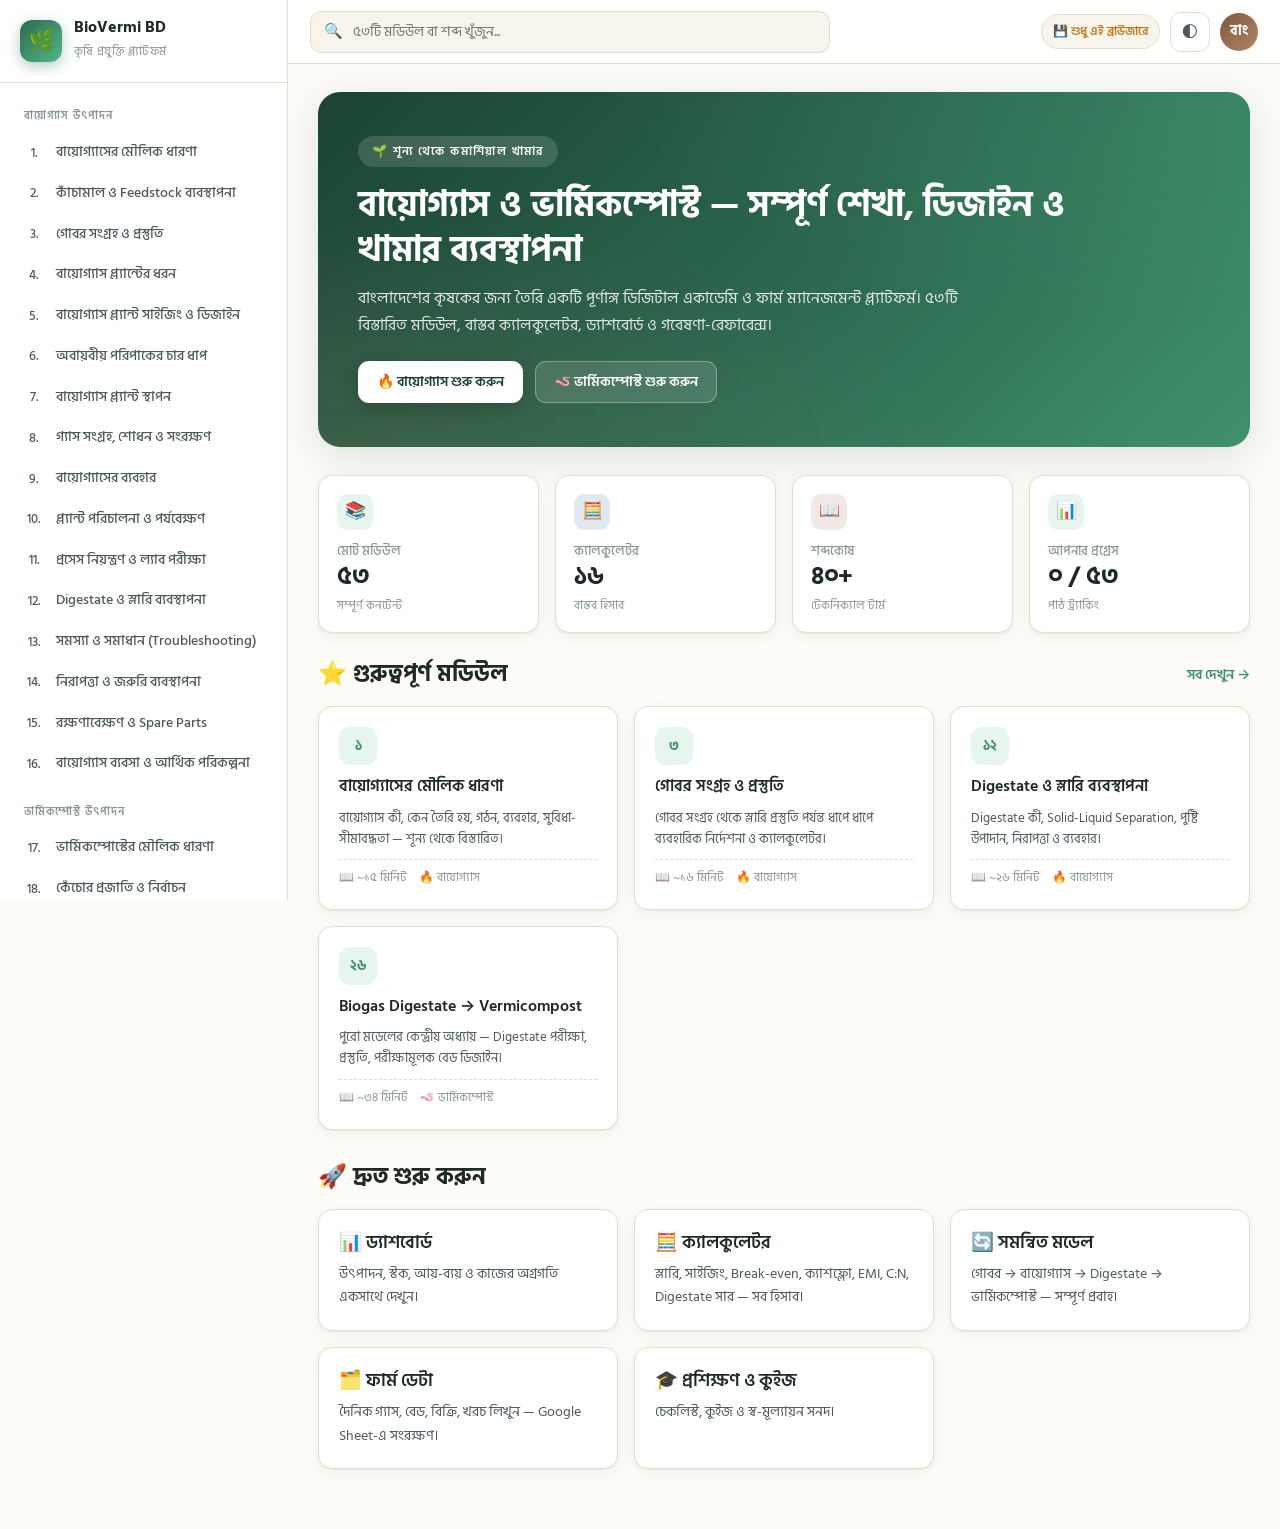
<file: index.html>
<!DOCTYPE html>
<html lang="bn">
<head>
  <meta charset="UTF-8">
  <meta name="viewport" content="width=device-width, initial-scale=1.0">
  <title>BioVermi Bangladesh — সম্পূর্ণ বায়োগ্যাস ও ভার্মিকম্পোস্ট প্ল্যাটফর্ম</title>
  <meta name="description" content="বাংলাদেশের কৃষকদের জন্য শূন্য থেকে বাণিজ্যিক বায়োগ্যাস ও ভার্মিকম্পোস্ট খামার পরিচালনার ডিজিটাল প্ল্যাটফর্ম।">
  
  <!-- ফন্ট ও আইকন (CDN) -->
  <link rel="preconnect" href="https://fonts.googleapis.com">
  <link rel="preconnect" href="https://fonts.gstatic.com" crossorigin>
  <link href="https://fonts.googleapis.com/css2?family=Hind+Siliguri:wght@300;400;500;600;700&family=Inter:wght@400;500;600&display=swap" rel="stylesheet">
  
  <!-- মেইন CSS ফাইল (পরে তৈরি করবেন) -->
  <link rel="stylesheet" href="style.css">
</head>
<body data-page="home">

<div class="app">
  
  <!-- ================= সাইডবার ================= -->
  <aside class="sidebar" id="sidebar">
    <div class="sidebar-brand">
      <div class="brand-mark">🌿</div>
      <div class="brand-text">
        <b>BioVermi BD</b>
        <span>কৃষি প্রযুক্তি প্ল্যাটফর্ম</span>
      </div>
    </div>
    <!-- সাইডবারের মেনু script.js থেকে ডাইনামিকালি লোড হবে -->
    <div class="sidebar-scroll" id="sidebar-nav">
      <!-- JS Placeholder -->
    </div>
  </aside>

  <!-- ================= মূল কন্টেন্ট ================= -->
  <div class="main">
    
    <!-- টপবার -->
    <header class="topbar">
      <button class="icon-btn hamburger" onclick="toggleSidebar()" aria-label="মেনু">☰</button>
      
      <div class="search-wrap">
        <span class="s-ico">🔍</span>
        <input type="text" id="globalSearch" placeholder="৫৩টি মডিউল বা শব্দ খুঁজুন..." autocomplete="off">
        <div class="search-results" id="searchResults">
          <!-- সার্চের ফলাফল JS দিয়ে আসবে -->
        </div>
      </div>

      <div class="topbar-right">
        <button class="icon-btn" onclick="toggleTheme()" title="ডার্ক/লাইট মোড" aria-label="থিম পরিবর্তন">🌓</button>
        <div class="avatar" title="ব্যবহারকারী">বাং</div>
      </div>
    </header>

    <!-- হোম পেজের মূল কন্টেন্ট -->
    <main class="content">
      
      <!-- হিরো সেকশন -->
      <section class="hero">
        <span class="eyebrow">🌱 শূন্য থেকে কমার্শিয়াল খামার</span>
        <h1>বায়োগ্যাস ও ভার্মিকম্পোস্ট — সম্পূর্ণ শেখা, ডিজাইন ও খামার ব্যবস্থাপনা</h1>
        <p>বাংলাদেশের কৃষকের জন্য তৈরি একটি পূর্ণাঙ্গ ডিজিটাল একাডেমি ও ফার্ম ম্যানেজমেন্ট প্ল্যাটফর্ম। ৫৩টি বিস্তারিত মডিউল, বাস্তব ক্যালকুলেটর, ড্যাশবোর্ড ও গবেষণা-রেফারেন্স।</p>
        <div class="hero-actions">
          <a href="biogas.html" class="btn btn-primary">🔥 বায়োগ্যাস শুরু করুন</a>
          <a href="vermicompost.html" class="btn btn-ghost">🪱 ভার্মিকম্পোস্ট শুরু করুন</a>
        </div>
      </section>

      <!-- স্ট্যাটাস কার্ড সমূহ -->
      <div class="grid g4" style="margin-bottom:26px">
        <div class="stat">
          <div class="s-top"><div class="s-ico">📚</div></div>
          <div class="s-label">মোট মডিউল</div>
          <div class="s-value">৫৩</div>
          <div class="s-sub">সম্পূর্ণ কনটেন্ট</div>
        </div>
        <div class="stat info">
          <div class="s-top"><div class="s-ico">🧮</div></div>
          <div class="s-label">ক্যালকুলেটর</div>
          <div class="s-value">১৬</div>
          <div class="s-sub">বাস্তব হিসাব</div>
        </div>
        <div class="stat earth">
          <div class="s-top"><div class="s-ico">📖</div></div>
          <div class="s-label">শব্দকোষ</div>
          <div class="s-value">৪০+</div>
          <div class="s-sub">টেকনিক্যাল টার্ম</div>
        </div>
        <div class="stat">
          <div class="s-top"><div class="s-ico">📊</div></div>
          <div class="s-label">আপনার প্রগ্রেস</div>
          <div class="s-value">০ / ৫৩</div>
          <div class="s-sub">পাঠ ট্র্যাকিং</div>
        </div>
      </div>

      <!-- গুরুত্বপূর্ণ মডিউল সমূহ -->
      <div style="display:flex; justify-content:space-between; align-items:center; margin-bottom:16px;">
        <h2 style="margin:0;">⭐ গুরুত্বপূর্ণ মডিউল</h2>
        <a href="biogas.html" style="font-size:14px; font-weight:600;">সব দেখুন →</a>
      </div>
      
      <div class="mod-grid">
        <!-- মডিউল ১ -->
        <a href="biogas.html?module=b1" class="mod-card">
          <div class="num">১</div>
          <h4>বায়োগ্যাসের মৌলিক ধারণা</h4>
          <p>বায়োগ্যাস কী, কেন তৈরি হয়, গঠন, ব্যবহার, সুবিধা-সীমাবদ্ধতা — শূন্য থেকে বিস্তারিত।</p>
          <div class="meta"><span>📖 ~১৫ মিনিট</span> <span>🔥 বায়োগ্যাস</span></div>
        </a>
        
        <!-- মডিউল ৩ -->
        <a href="biogas.html?module=b3" class="mod-card">
          <div class="num">৩</div>
          <h4>গোবর সংগ্রহ ও প্রস্তুতি</h4>
          <p>গোবর সংগ্রহ থেকে স্লারি প্রস্তুতি পর্যন্ত ধাপে ধাপে ব্যবহারিক নির্দেশনা ও ক্যালকুলেটর।</p>
          <div class="meta"><span>📖 ~১৬ মিনিট</span> <span>🔥 বায়োগ্যাস</span></div>
        </a>

        <!-- মডিউল ১২ -->
        <a href="biogas.html?module=b12" class="mod-card">
          <div class="num">১২</div>
          <h4>Digestate ও স্লারি ব্যবস্থাপনা</h4>
          <p>Digestate কী, Solid-Liquid Separation, পুষ্টি উপাদান, নিরাপত্তা ও ব্যবহার।</p>
          <div class="meta"><span>📖 ~২৬ মিনিট</span> <span>🔥 বায়োগ্যাস</span></div>
        </a>

        <!-- মডিউল ২৬ -->
        <a href="vermicompost.html?module=v26" class="mod-card">
          <div class="num">২৬</div>
          <h4>Biogas Digestate → Vermicompost</h4>
          <p>পুরো মডেলের কেন্দ্রীয় অধ্যায় — Digestate পরীক্ষা, প্রস্তুতি, পরীক্ষামূলক বেড ডিজাইন।</p>
          <div class="meta"><span>📖 ~৩৪ মিনিট</span> <span>🪱 ভার্মিকম্পোস্ট</span></div>
        </a>
      </div>

      <!-- দ্রুত অ্যাক্সেস (কুইক লিংক) -->
      <h2 style="margin:32px 0 16px">🚀 দ্রুত শুরু করুন</h2>
      <div class="grid g3">
        <a href="dashboard.html" class="card card-pad" style="display:block; color:inherit; text-decoration:none; transition:0.2s;">
          <h3>📊 ড্যাশবোর্ড</h3>
          <p style="font-size:13.5px; color:var(--text-2); margin-top:8px;">উৎপাদন, স্টক, আয়-ব্যয় ও কাজের অগ্রগতি একসাথে দেখুন।</p>
        </a>
        <a href="calculators.html" class="card card-pad" style="display:block; color:inherit; text-decoration:none; transition:0.2s;">
          <h3>🧮 ক্যালকুলেটর</h3>
          <p style="font-size:13.5px; color:var(--text-2); margin-top:8px;">স্লারি, সাইজিং, Break-even, ক্যাশফ্লো, EMI, C:N, Digestate সার — সব হিসাব।</p>
        </a>
        <a href="integrated-farm.html" class="card card-pad" style="display:block; color:inherit; text-decoration:none; transition:0.2s;">
          <h3>🔄 সমন্বিত মডেল</h3>
          <p style="font-size:13.5px; color:var(--text-2); margin-top:8px;">গোবর → বায়োগ্যাস → Digestate → ভার্মিকম্পোস্ট — সম্পূর্ণ প্রবাহ।</p>
        </a>
        <a href="farm-data.html" class="card card-pad" style="display:block; color:inherit; text-decoration:none; transition:0.2s;">
          <h3>🗂️ ফার্ম ডেটা</h3>
          <p style="font-size:13.5px; color:var(--text-2); margin-top:8px;">দৈনিক গ্যাস, বেড, বিক্রি, খরচ লিখুন — Google Sheet-এ সংরক্ষণ।</p>
        </a>
        <a href="training.html" class="card card-pad" style="display:block; color:inherit; text-decoration:none; transition:0.2s;">
          <h3>🎓 প্রশিক্ষণ ও কুইজ</h3>
          <p style="font-size:13.5px; color:var(--text-2); margin-top:8px;">চেকলিস্ট, কুইজ ও স্ব-মূল্যায়ন সনদ।</p>
        </a>
      </div>

    </main>
  </div>
</div>

<!-- গ্লোবাল জাভাস্ক্রিপ্ট ফাইল সমূহ -->
<script src="data.js"></script>
<script src="content-extra.js"></script>
<script src="script.js"></script>
<script src="farm.js"></script>

</body>
</html>
</file>
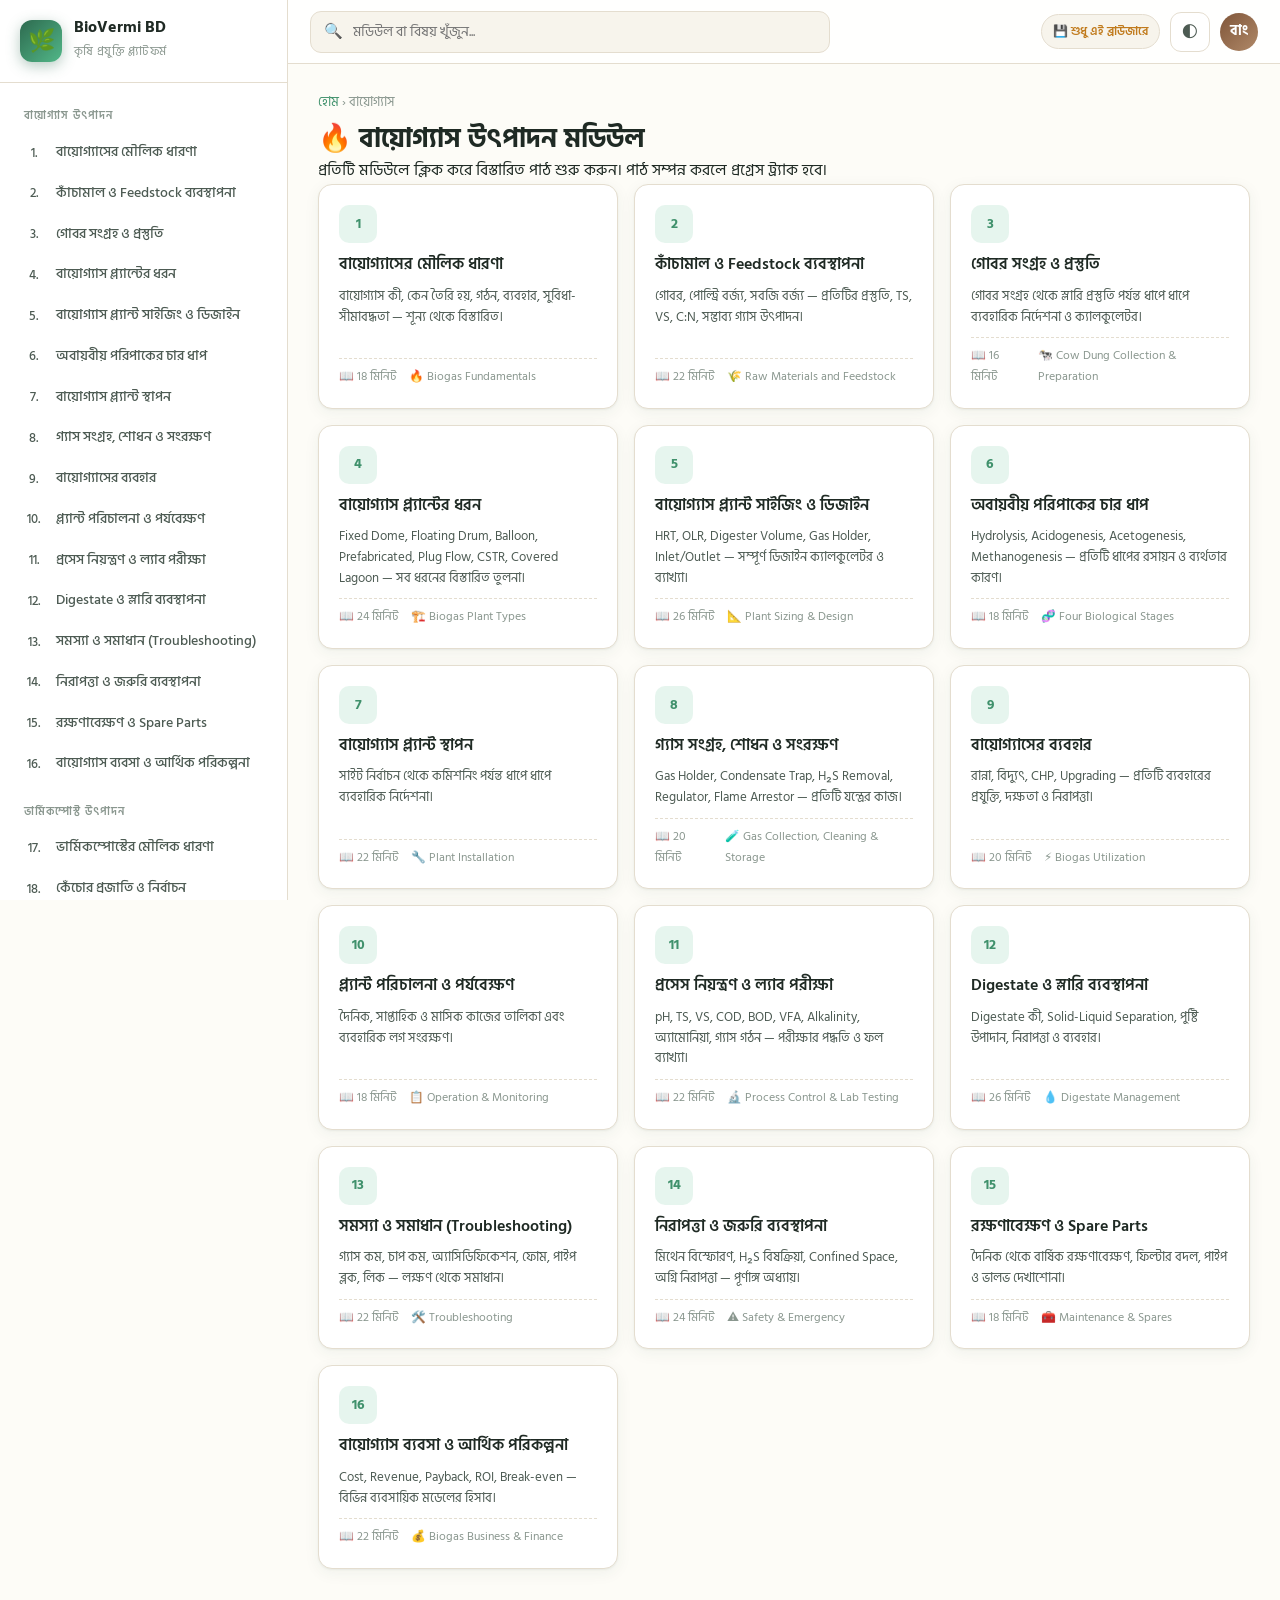
<file: biogas.html>
<!DOCTYPE html>
<html lang="bn">
<head>
  <meta charset="UTF-8">
  <meta name="viewport" content="width=device-width, initial-scale=1.0">
  <title>বায়োগ্যাস মডিউল — BioVermi Bangladesh</title>
  <meta name="description" content="বায়োগ্যাস উৎপাদন, প্ল্যান্ট ডিজাইন, কাঁচামাল প্রস্তুতি এবং Digestate ব্যবস্থাপনার সম্পূর্ণ বাংলা গাইড।">
  
  <!-- ফন্ট -->
  <link rel="preconnect" href="https://fonts.googleapis.com">
  <link rel="preconnect" href="https://fonts.gstatic.com" crossorigin>
  <link href="https://fonts.googleapis.com/css2?family=Hind+Siliguri:wght@300;400;500;600;700&family=Inter:wght@400;500;600&display=swap" rel="stylesheet">
  
  <!-- মেইন CSS -->
  <link rel="stylesheet" href="style.css">
</head>
<body data-page="biogas"> <!-- data-page এট্রিবিউটটি script.js-কে জানাবে যে এটি বায়োগ্যাস পেজ -->

<div class="app">
  
  <!-- ================= সাইডবার ================= -->
  <aside class="sidebar" id="sidebar">
    <div class="sidebar-brand">
      <div class="brand-mark">🌿</div>
      <div class="brand-text">
        <b>BioVermi BD</b>
        <span>কৃষি প্রযুক্তি প্ল্যাটফর্ম</span>
      </div>
    </div>
    <!-- সাইডবারের মেনু script.js থেকে ডাইনামিকালি লোড হবে -->
    <div class="sidebar-scroll" id="sidebar-nav">
      <!-- JS Placeholder -->
    </div>
  </aside>

  <!-- ================= মূল কন্টেন্ট ================= -->
  <div class="main">
    
    <!-- টপবার -->
    <header class="topbar">
      <button class="icon-btn hamburger" onclick="toggleSidebar()" aria-label="মেনু">☰</button>
      
      <div class="search-wrap">
        <span class="s-ico">🔍</span>
        <input type="text" id="globalSearch" placeholder="মডিউল বা বিষয় খুঁজুন..." autocomplete="off">
        <div class="search-results" id="searchResults"></div>
      </div>

      <div class="topbar-right">
        <button class="icon-btn" onclick="toggleTheme()" title="ডার্ক/লাইট মোড" aria-label="থিম পরিবর্তন">🌓</button>
        <div class="avatar" title="ব্যবহারকারী">বাং</div>
      </div>
    </header>

    <!-- ডাইনামিক কন্টেন্ট এরিয়া -->
    <main class="content" id="page-content">
      <!-- 
        এই ডিভের ভেতরে script.js ফাইলটি ডাইনামিকালি কন্টেন্ট লোড করবে। 
        যদি URL-এ ?module=b1 থাকে, তবে মডিউল ১ এর বিস্তারিত আসবে। 
        যদি শুধু biogas.html থাকে, তবে ১৬টি বায়োগ্যাস মডিউলের তালিকা আসবে। 
      -->
      <div style="text-align: center; padding: 50px; color: var(--muted);">
        <p>লোড হচ্ছে...</p>
      </div>
    </main>
    
  </div>
</div>

<!-- গ্লোবাল জাভাস্ক্রিপ্ট ফাইল সমূহ -->
<script src="data.js"></script>
<script src="content-extra.js"></script>
<script src="script.js"></script>
<script src="farm.js"></script>

</body>
</html>
</file>
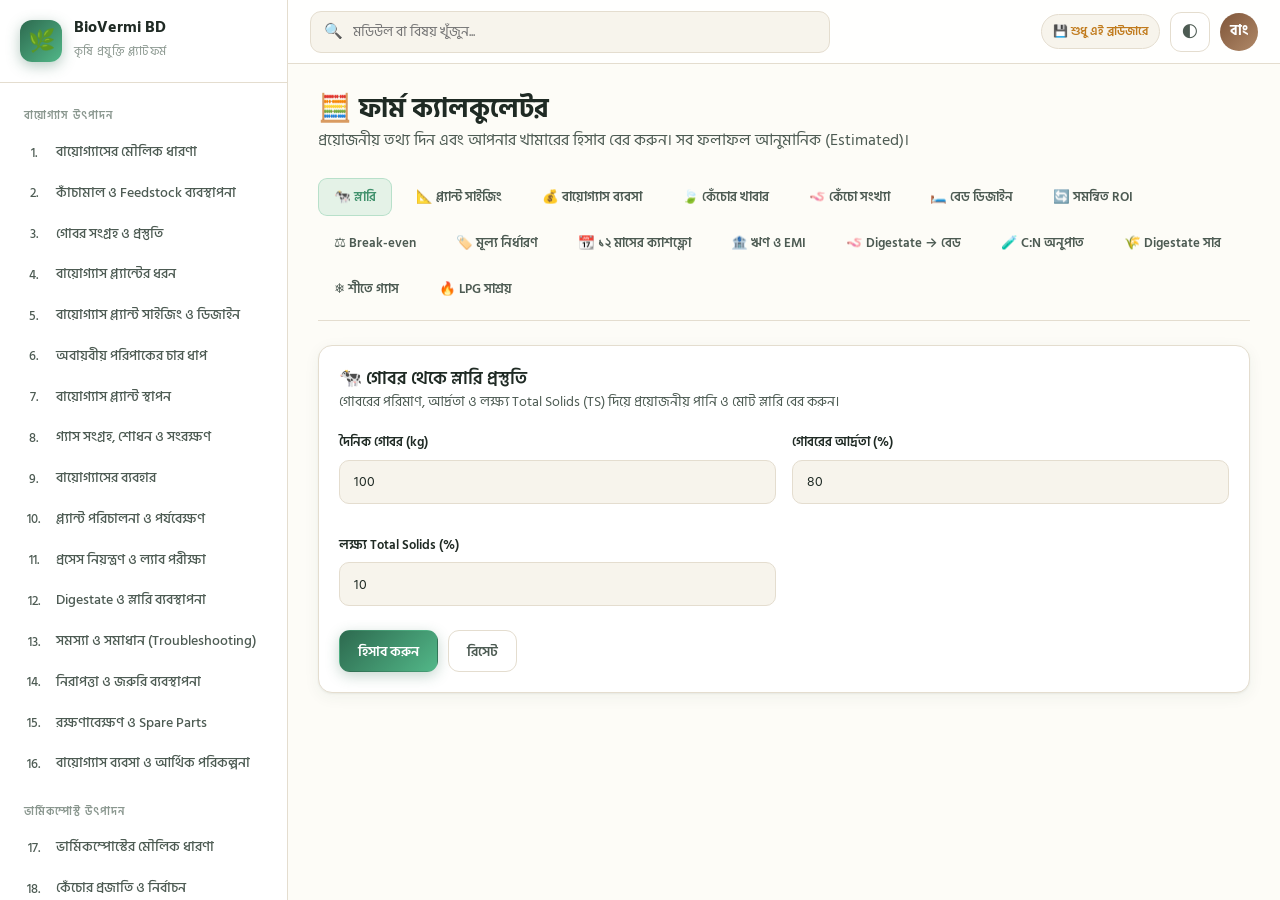
<file: calculators.html>
<!DOCTYPE html>
<html lang="bn">
<head>
  <meta charset="UTF-8">
  <meta name="viewport" content="width=device-width, initial-scale=1.0">
  <title>ক্যালকুলেটর — BioVermi Bangladesh</title>
  <meta name="description" content="বায়োগ্যাস এবং ভার্মিকম্পোস্ট খামারের প্রয়োজনীয় সব হিসাব—স্লারি, প্ল্যান্ট সাইজিং, লাভ-ক্ষতি ও ROI বের করার ইন্টারঅ্যাক্টিভ ক্যালকুলেটর।">
  
  <!-- ফন্ট -->
  <link rel="preconnect" href="https://fonts.googleapis.com">
  <link rel="preconnect" href="https://fonts.gstatic.com" crossorigin>
  <link href="https://fonts.googleapis.com/css2?family=Hind+Siliguri:wght@300;400;500;600;700&family=Inter:wght@400;500;600&display=swap" rel="stylesheet">
  
  <!-- মেইন CSS -->
  <link rel="stylesheet" href="style.css">
</head>
<body data-page="calculators">

<div class="app">
  
  <!-- ================= সাইডবার ================= -->
  <aside class="sidebar" id="sidebar">
    <div class="sidebar-brand">
      <div class="brand-mark">🌿</div>
      <div class="brand-text">
        <b>BioVermi BD</b>
        <span>কৃষি প্রযুক্তি প্ল্যাটফর্ম</span>
      </div>
    </div>
    <div class="sidebar-scroll" id="sidebar-nav">
      <!-- JS Placeholder -->
    </div>
  </aside>

  <!-- ================= মূল কন্টেন্ট ================= -->
  <div class="main">
    
    <!-- টপবার -->
    <header class="topbar">
      <button class="icon-btn hamburger" onclick="toggleSidebar()" aria-label="মেনু">☰</button>
      
      <div class="search-wrap">
        <span class="s-ico">🔍</span>
        <input type="text" id="globalSearch" placeholder="মডিউল বা বিষয় খুঁজুন..." autocomplete="off">
        <div class="search-results" id="searchResults"></div>
      </div>

      <div class="topbar-right">
        <button class="icon-btn" onclick="toggleTheme()" title="ডার্ক/লাইট মোড" aria-label="থিম পরিবর্তন">🌓</button>
        <div class="avatar" title="ব্যবহারকারী">বাং</div>
      </div>
    </header>

    <!-- ক্যালকুলেটর এরিয়া -->
    <main class="content">

      <div class="page-head" style="margin-bottom:24px;">
        <h1>🧮 ফার্ম ক্যালকুলেটর</h1>
        <p style="color:var(--text-2);">প্রয়োজনীয় তথ্য দিন এবং আপনার খামারের হিসাব বের করুন। সব ফলাফল আনুমানিক (Estimated)।</p>
      </div>

      <div class="tabs" style="margin-bottom:24px;flex-wrap:wrap;">
        <button class="tab active" data-calc="slurry">🐄 স্লারি</button>
        <button class="tab" data-calc="sizing">📐 প্ল্যান্ট সাইজিং</button>
        <button class="tab" data-calc="business">💰 বায়োগ্যাস ব্যবসা</button>
        <button class="tab" data-calc="feed">🍃 কেঁচোর খাবার</button>
        <button class="tab" data-calc="worm">🪱 কেঁচো সংখ্যা</button>
        <button class="tab" data-calc="bed">🛏️ বেড ডিজাইন</button>
        <button class="tab" data-calc="integrated">🔄 সমন্বিত ROI</button>
      </div>

      <div class="calc-panel" data-panel="slurry" style="display:block">
        <div class="card card-pad">
          <h3>🐄 গোবর থেকে স্লারি প্রস্তুতি</h3>
          <p style="font-size:13.5px;color:var(--text-2);margin-bottom:16px;">গোবরের পরিমাণ, আর্দ্রতা ও লক্ষ্য Total Solids (TS) দিয়ে প্রয়োজনীয় পানি ও মোট স্লারি বের করুন।</p>
          <div class="calc-grid">
            <div class="field">
              <label>দৈনিক গোবর (kg)</label>
              <input type="number" id="sd-dung" class="input" value="100" min="1">
              <small class="field-err" id="sd-dungErr"></small>
            </div>
            <div class="field">
              <label>গোবরের আর্দ্রতা (%)</label>
              <input type="number" id="sd-mc" class="input" value="80" min="0" max="99">
              <small class="field-err" id="sd-mcErr"></small>
            </div>
            <div class="field">
              <label>লক্ষ্য Total Solids (%)</label>
              <input type="number" id="sd-ts" class="input" value="10" min="1" max="99">
              <small class="field-err" id="sd-tsErr"></small>
            </div>
          </div>
          <div style="display:flex;gap:10px;margin-top:10px;">
            <button class="btn btn-primary" onclick="calcSlurry()">হিসাব করুন</button>
            <button class="btn btn-ghost" onclick="document.getElementById('sd-result').style.display='none'">রিসেট</button>
          </div>
          <div id="sd-result" class="calc-result"></div>
        </div>
      </div>

      <div class="calc-panel" data-panel="sizing" style="display:none">
        <div class="card card-pad">
          <h3>📐 বায়োগ্যাস প্ল্যান্ট সাইজিং</h3>
          <p style="font-size:13.5px;color:var(--text-2);margin-bottom:16px;">স্লারি, HRT ও গ্যাস উৎপাদন হার দিয়ে ডাইজেস্টার ও গ্যাস হোল্ডারের আয়তন বের করুন।</p>
          <div class="calc-grid">
            <div class="field">
              <label>দৈনিক স্লারি (m³)</label>
              <input type="number" id="bs-slurry" class="input" value="1.2" step="0.1" min="0.1">
              <small class="field-err" id="bs-slurryErr"></small>
            </div>
            <div class="field">
              <label>HRT (দিন)</label>
              <input type="number" id="bs-hrt" class="input" value="30" min="10">
              <small class="field-err" id="bs-hrtErr"></small>
            </div>
            <div class="field">
              <label>গ্যাস উৎপাদন (m³/m³ slurry)</label>
              <input type="number" id="bs-yield" class="input" value="0.9" step="0.1" min="0.1">
              <small class="field-err" id="bs-yieldErr"></small>
            </div>
          </div>
          <div style="display:flex;gap:10px;margin-top:10px;">
            <button class="btn btn-primary" onclick="calcSizing()">হিসাব করুন</button>
            <button class="btn btn-ghost" onclick="document.getElementById('bs-result').style.display='none'">রিসেট</button>
          </div>
          <div id="bs-result" class="calc-result"></div>
        </div>
      </div>

      <div class="calc-panel" data-panel="business" style="display:none">
        <div class="card card-pad">
          <h3>💰 বায়োগ্যাস ব্যবসার হিসাব</h3>
          <p style="font-size:13.5px;color:var(--text-2);margin-bottom:16px;">বিনিয়োগ, মাসিক খরচ এবং গ্যাস বিক্রি থেকে নিট মুনাফা, ROI ও Payback বের করুন।</p>
          <div class="calc-grid">
            <div class="field">
              <label>মোট বিনিয়োগ (৳)</label>
              <input type="number" id="bb-capex" class="input" value="120000" min="0">
              <small class="field-err" id="bb-capexErr"></small>
            </div>
            <div class="field">
              <label>মাসিক খরচ (৳)</label>
              <input type="number" id="bb-cost" class="input" value="5000" min="0">
              <small class="field-err" id="bb-costErr"></small>
            </div>
            <div class="field">
              <label>মাসিক গ্যাস ব্যবহার/বিক্রি (m³)</label>
              <input type="number" id="bb-gas" class="input" value="300" min="0">
              <small class="field-err" id="bb-gasErr"></small>
            </div>
            <div class="field">
              <label>প্রতি m³ মূল্য (৳)</label>
              <input type="number" id="bb-price" class="input" value="50" min="0">
              <small class="field-err" id="bb-priceErr"></small>
            </div>
          </div>
          <div style="display:flex;gap:10px;margin-top:10px;">
            <button class="btn btn-primary" onclick="calcBusiness()">হিসাব করুন</button>
            <button class="btn btn-ghost" onclick="document.getElementById('bb-result').style.display='none'">রিসেট</button>
          </div>
          <div id="bb-result" class="calc-result"></div>
        </div>
      </div>

      <div class="calc-panel" data-panel="feed" style="display:none">
        <div class="card card-pad">
          <h3>🍃 কেঁচোর খাবারের পরিকল্পনা</h3>
          <p style="font-size:13.5px;color:var(--text-2);margin-bottom:16px;">কেঁচোর মোট ওজন ও Feed rate থেকে দৈনিক ও প্রতি-ফিডিং খাবারের পরিমাণ বের করুন।</p>
          <div class="calc-grid">
            <div class="field">
              <label>কেঁচোর মোট ওজন (kg)</label>
              <input type="number" id="vf-biomass" class="input" value="10" min="0.1" step="0.1">
              <small class="field-err" id="vf-biomassErr"></small>
            </div>
            <div class="field">
              <label>Feed rate (% / দিন)</label>
              <input type="number" id="vf-rate" class="input" value="50" min="1">
              <small class="field-err" id="vf-rateErr"></small>
            </div>
            <div class="field">
              <label>Feeding ব্যবধান (দিন)</label>
              <input type="number" id="vf-interval" class="input" value="3" min="1">
              <small class="field-err" id="vf-intervalErr"></small>
            </div>
          </div>
          <div style="display:flex;gap:10px;margin-top:10px;">
            <button class="btn btn-primary" onclick="calcFeed()">হিসাব করুন</button>
            <button class="btn btn-ghost" onclick="document.getElementById('vf-result').style.display='none'">রিসেট</button>
          </div>
          <div id="vf-result" class="calc-result"></div>
        </div>
      </div>

      <div class="calc-panel" data-panel="worm" style="display:none">
        <div class="card card-pad">
          <h3>🪱 কেঁচোর সংখ্যা অনুমান</h3>
          <p style="font-size:13.5px;color:var(--text-2);margin-bottom:16px;">বেডের এলাকা ও প্রতি বর্গফুটে কেঁচোর ঘনত্ব থেকে মোট কেঁচো ও ওজন অনুমান করুন।</p>
          <div class="calc-grid">
            <div class="field">
              <label>বেডের এলাকা (বর্গফুট)</label>
              <input type="number" id="wp-area" class="input" value="50" min="1">
              <small class="field-err" id="wp-areaErr"></small>
            </div>
            <div class="field">
              <label>কেঁচো / বর্গফুট</label>
              <input type="number" id="wp-per" class="input" value="200" min="1">
              <small class="field-err" id="wp-perErr"></small>
            </div>
          </div>
          <div style="display:flex;gap:10px;margin-top:10px;">
            <button class="btn btn-primary" onclick="calcWormPop()">হিসাব করুন</button>
            <button class="btn btn-ghost" onclick="document.getElementById('wp-result').style.display='none'">রিসেট</button>
          </div>
          <div id="wp-result" class="calc-result"></div>
        </div>
      </div>

      <div class="calc-panel" data-panel="bed" style="display:none">
        <div class="card card-pad">
          <h3>🛏️ ভার্মিবেড ডিজাইন</h3>
          <p style="font-size:13.5px;color:var(--text-2);margin-bottom:16px;">দৈর্ঘ্য, প্রস্থ ও গভীরতা থেকে বেডের আয়তন ও প্রস্তাবিত কেঁচোর সংখ্যা বের করুন।</p>
          <div class="calc-grid">
            <div class="field">
              <label>দৈর্ঘ্য (ফুট)</label>
              <input type="number" id="bd-l" class="input" value="10" min="1">
              <small class="field-err" id="bd-lErr"></small>
            </div>
            <div class="field">
              <label>প্রস্থ (ফুট)</label>
              <input type="number" id="bd-w" class="input" value="3" min="1">
              <small class="field-err" id="bd-wErr"></small>
            </div>
            <div class="field">
              <label>গভীরতা (ফুট)</label>
              <input type="number" id="bd-d" class="input" value="1" min="0.1" step="0.1">
              <small class="field-err" id="bd-dErr"></small>
            </div>
            <div class="field">
              <label>কেঁচো / বর্গফুট</label>
              <input type="number" id="bd-density" class="input" value="200" min="1">
              <small class="field-err" id="bd-densityErr"></small>
            </div>
          </div>
          <div style="display:flex;gap:10px;margin-top:10px;">
            <button class="btn btn-primary" onclick="calcBed()">হিসাব করুন</button>
            <button class="btn btn-ghost" onclick="document.getElementById('bd-result').style.display='none'">রিসেট</button>
          </div>
          <div id="bd-result" class="calc-result"></div>
        </div>
      </div>

      <div class="calc-panel" data-panel="integrated" style="display:none">
        <div class="card card-pad">
          <h3>🔄 সমন্বিত খামারের ROI</h3>
          <p style="font-size:13.5px;color:var(--text-2);margin-bottom:16px;">বায়োগ্যাস ও ভার্মিকম্পোস্ট একসাথে ধরে মোট বিনিয়োগ, আয়, নিট মুনাফা ও Payback বের করুন।</p>
          <div class="calc-grid">
            <div class="field">
              <label>বায়োগ্যাস বিনিয়োগ (৳)</label>
              <input type="number" id="if-bcapex" class="input" value="80000" min="0">
              <small class="field-err" id="if-bcapexErr"></small>
            </div>
            <div class="field">
              <label>ভার্মি বিনিয়োগ (৳)</label>
              <input type="number" id="if-vcapex" class="input" value="40000" min="0">
              <small class="field-err" id="if-vcapexErr"></small>
            </div>
            <div class="field">
              <label>মাসিক মোট খরচ (৳)</label>
              <input type="number" id="if-cost" class="input" value="5000" min="0">
              <small class="field-err" id="if-costErr"></small>
            </div>
            <div class="field">
              <label>মাসিক গ্যাস আয় (৳)</label>
              <input type="number" id="if-revgas" class="input" value="6000" min="0">
              <small class="field-err" id="if-revgasErr"></small>
            </div>
            <div class="field">
              <label>মাসিক ভার্মিকম্পোস্ট আয় (৳)</label>
              <input type="number" id="if-revvermi" class="input" value="7000" min="0">
              <small class="field-err" id="if-revvermiErr"></small>
            </div>
            <div class="field">
              <label>মাসিক কেঁচো বিক্রি আয় (৳)</label>
              <input type="number" id="if-revworm" class="input" value="2000" min="0">
              <small class="field-err" id="if-revwormErr"></small>
            </div>
          </div>
          <div style="display:flex;gap:10px;margin-top:10px;">
            <button class="btn btn-primary" onclick="calcIntegrated()">হিসাব করুন</button>
            <button class="btn btn-ghost" onclick="document.getElementById('if-result').style.display='none'">রিসেট</button>
          </div>
          <div id="if-result" class="calc-result"></div>
        </div>
      </div>

    </main>
  </div>
</div>

<!-- JS -->
<script src="data.js"></script>
<script src="content-extra.js"></script>
<script src="calc-extra.js"></script>
<script src="script.js"></script>
<script src="farm.js"></script>

</body>
</html>
</file>
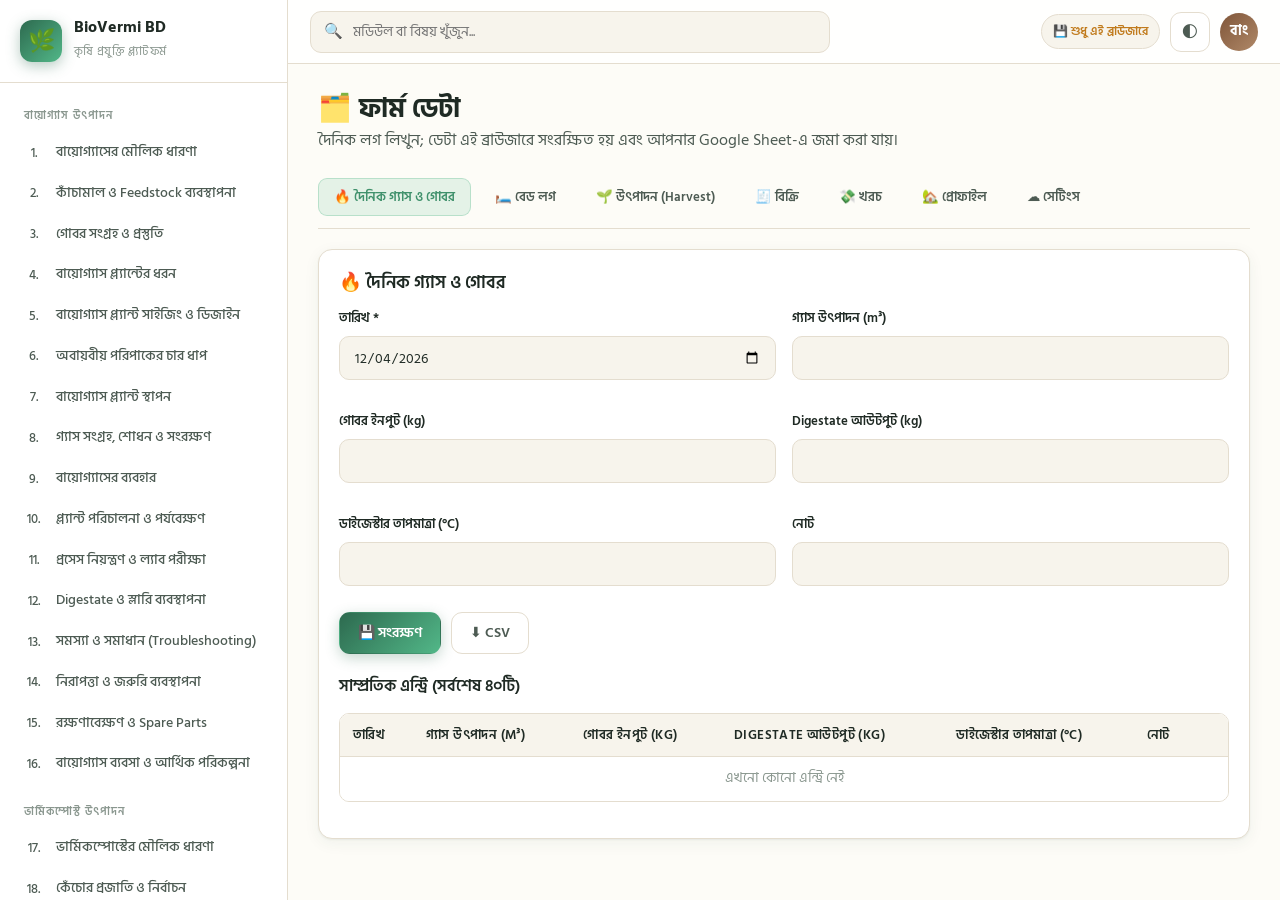
<file: farm-data.html>
<!DOCTYPE html>
<html lang="bn">
<head>
  <meta charset="UTF-8">
  <meta name="viewport" content="width=device-width, initial-scale=1.0">
  <title>ফার্ম ডেটা — BioVermi Bangladesh</title>
  <meta name="description" content="দৈনিক গ্যাস, বেড লগ, উৎপাদন, বিক্রি ও খরচের ডেটা এন্ট্রি — Google Sheet-এ সংরক্ষণসহ।">
  
  <!-- ফন্ট -->
  <link rel="preconnect" href="https://fonts.googleapis.com">
  <link rel="preconnect" href="https://fonts.gstatic.com" crossorigin>
  <link href="https://fonts.googleapis.com/css2?family=Hind+Siliguri:wght@300;400;500;600;700&family=Inter:wght@400;500;600&display=swap" rel="stylesheet">
  
  <!-- মেইন CSS -->
  <link rel="stylesheet" href="style.css">
</head>
<body data-page="farmdata"> <!-- script.js এই পেজে শব্দকোষ লোড করবে -->

<div class="app">
  
  <!-- ================= সাইডবার ================= -->
  <aside class="sidebar" id="sidebar">
    <div class="sidebar-brand">
      <div class="brand-mark">🌿</div>
      <div class="brand-text">
        <b>BioVermi BD</b>
        <span>কৃষি প্রযুক্তি প্ল্যাটফর্ম</span>
      </div>
    </div>
    <div class="sidebar-scroll" id="sidebar-nav">
      <!-- JS Placeholder -->
    </div>
  </aside>

  <!-- ================= মূল কন্টেন্ট ================= -->
  <div class="main">
    
    <!-- টপবার -->
    <header class="topbar">
      <button class="icon-btn hamburger" onclick="toggleSidebar()" aria-label="মেনু">☰</button>
      
      <div class="search-wrap">
        <span class="s-ico">🔍</span>
        <input type="text" id="globalSearch" placeholder="মডিউল বা বিষয় খুঁজুন..." autocomplete="off">
        <div class="search-results" id="searchResults"></div>
      </div>

      <div class="topbar-right">
        <button class="icon-btn" onclick="toggleTheme()" title="ডার্ক/লাইট মোড" aria-label="থিম পরিবর্তন">🌓</button>
        <div class="avatar" title="ব্যবহারকারী">বাং</div>
      </div>
    </header>

    <!-- শব্দকোষ এরিয়া -->
    <main class="content">
      <div class="page-head" style="margin-bottom: 24px;">
        <h1>🗂️ ফার্ম ডেটা</h1>
        <p style="color: var(--text-2);">দৈনিক লগ লিখুন; ডেটা এই ব্রাউজারে সংরক্ষিত হয় এবং আপনার Google Sheet-এ জমা করা যায়।</p>
      </div>
      <div id="farm-root"></div>
    </main>
  </div>
</div>

<!-- JS -->
<script src="data.js"></script>
<script src="content-extra.js"></script>
<script src="script.js"></script>
<script src="farm.js"></script>

</body>
</html>
</file>
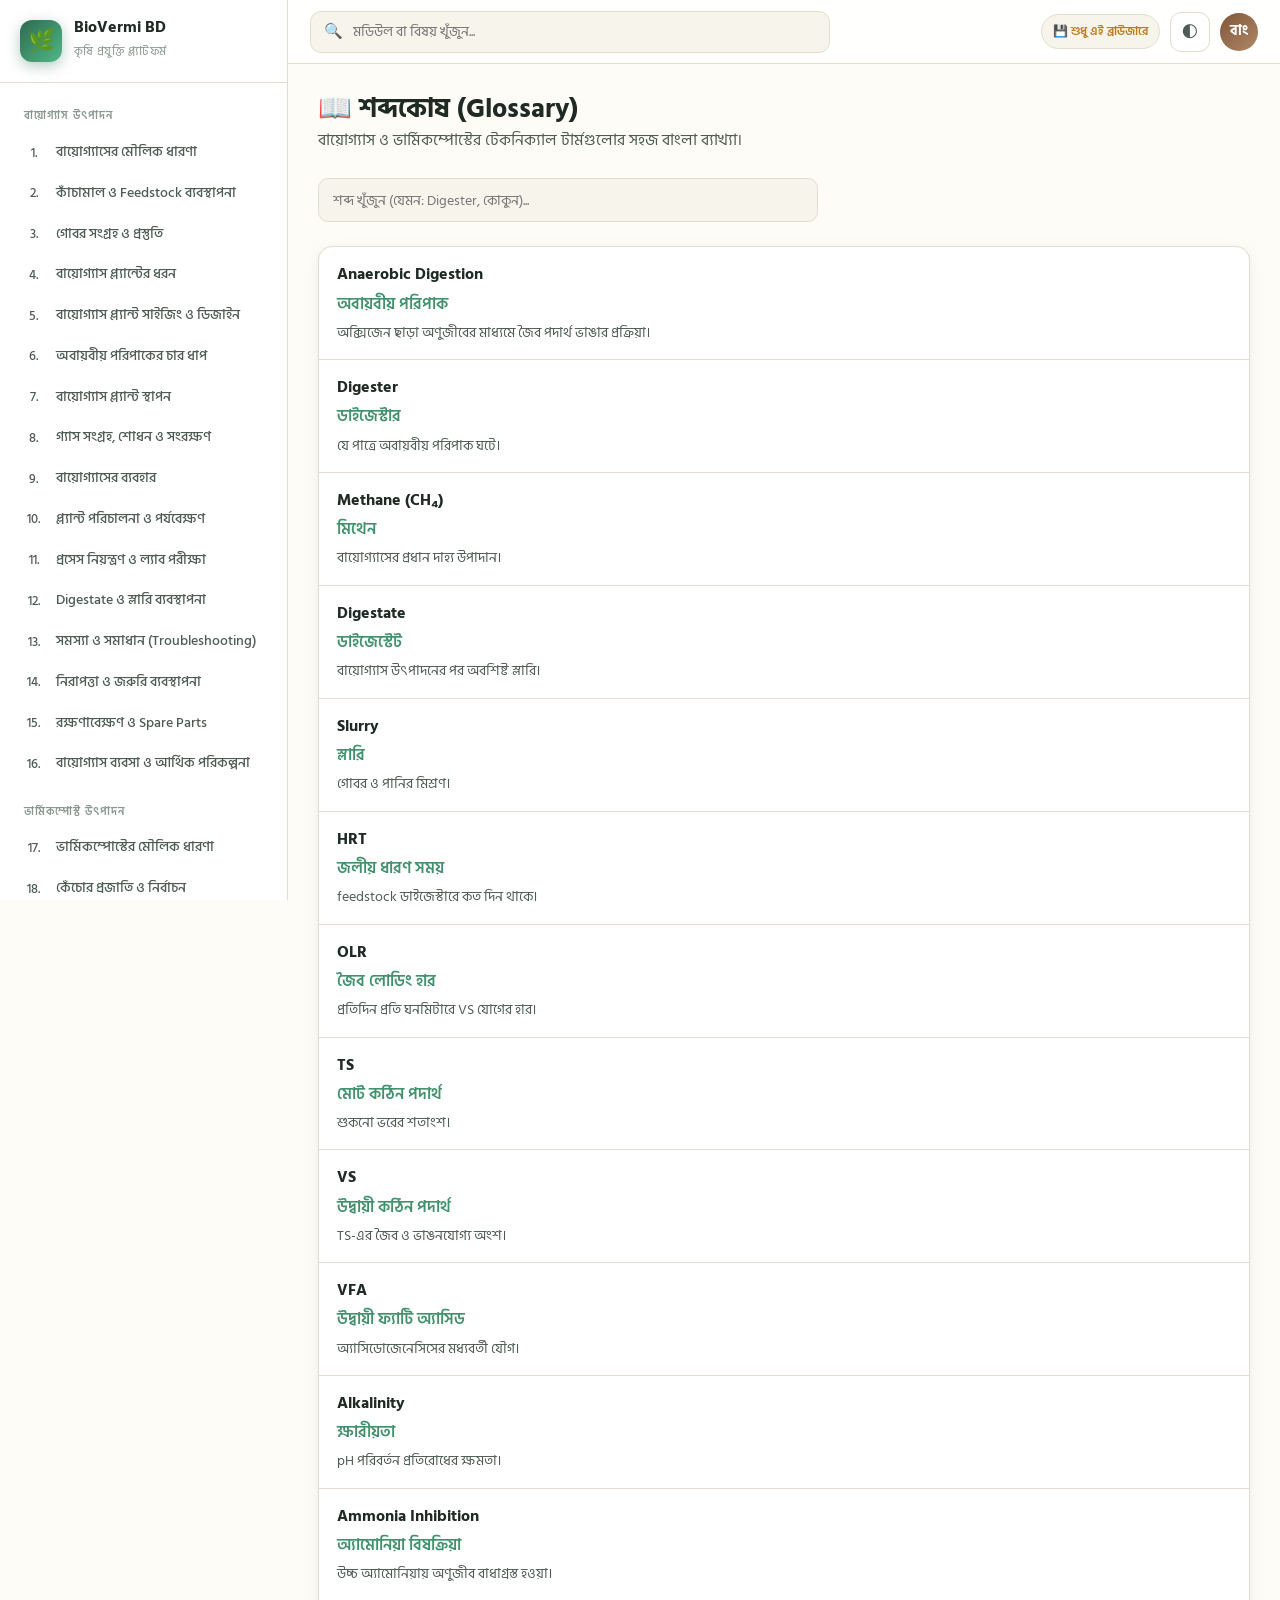
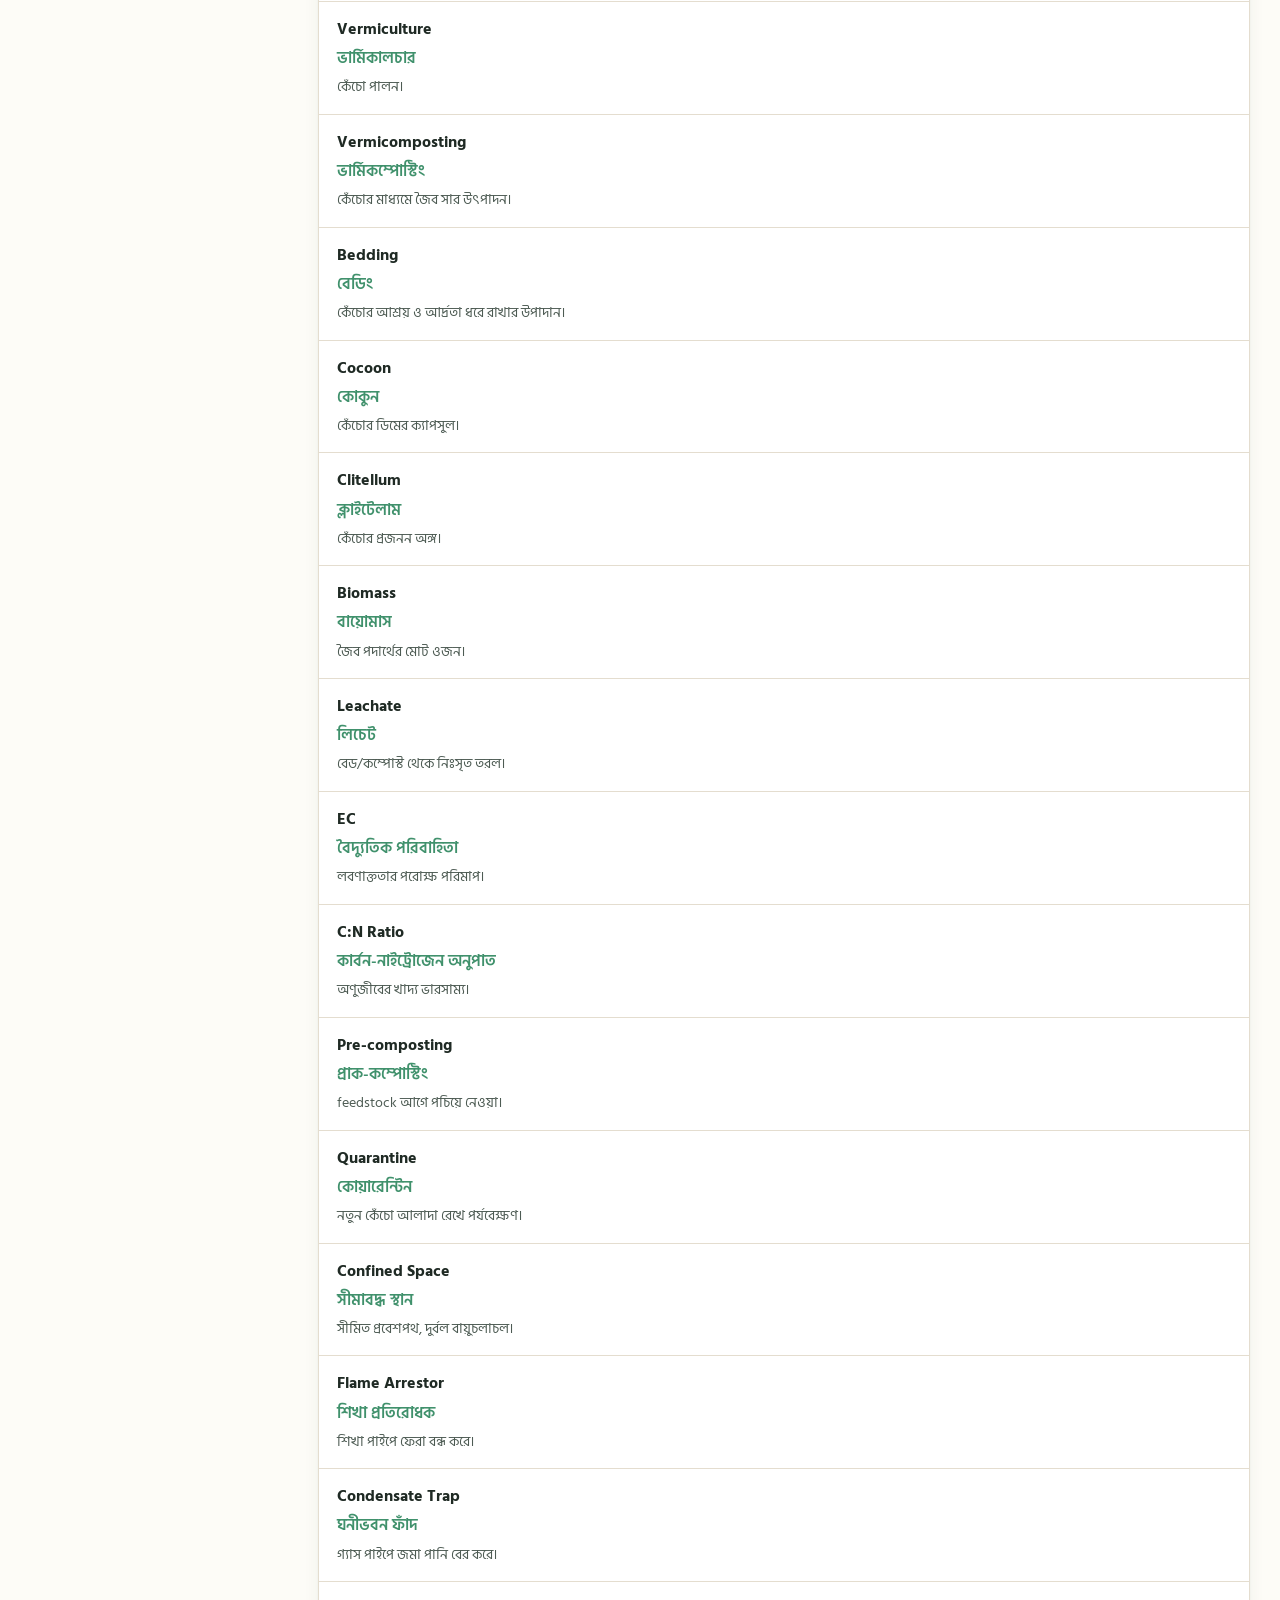
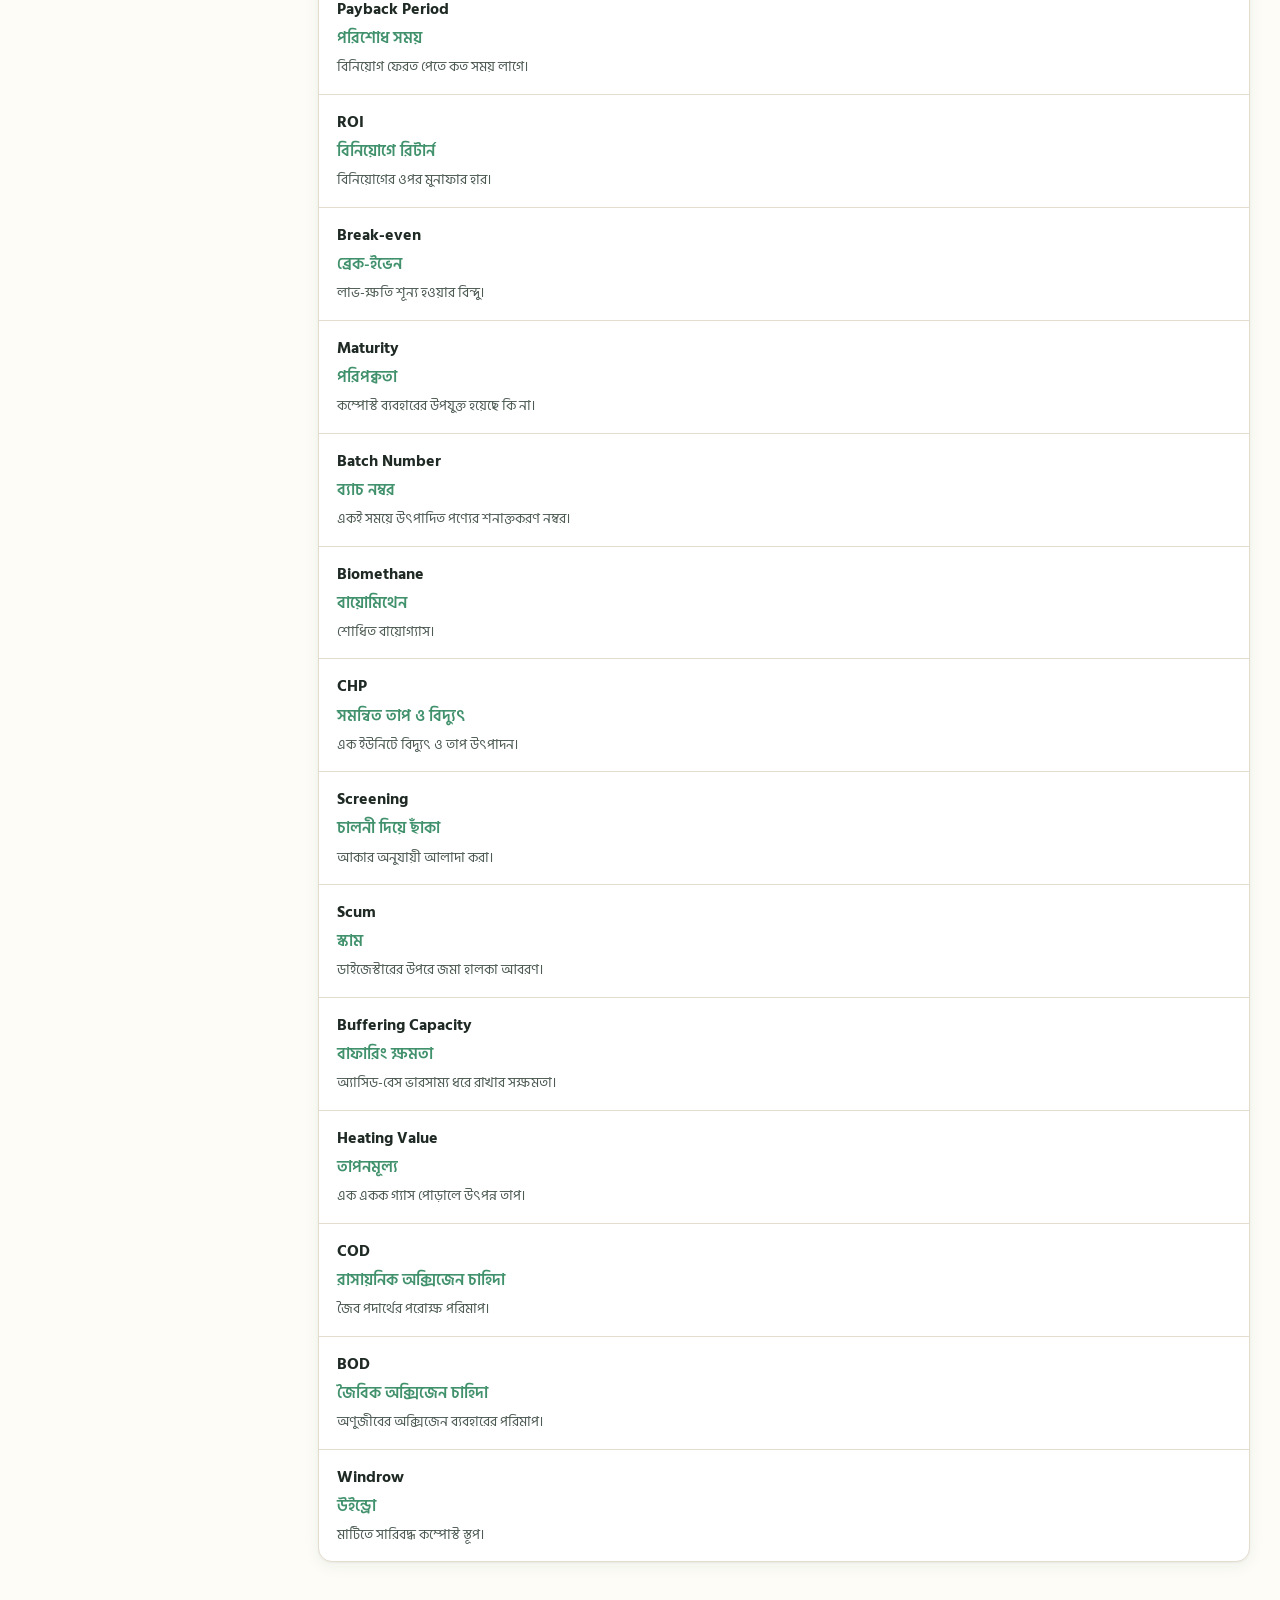
<file: glossary.html>
<!DOCTYPE html>
<html lang="bn">
<head>
  <meta charset="UTF-8">
  <meta name="viewport" content="width=device-width, initial-scale=1.0">
  <title>শব্দকোষ — BioVermi Bangladesh</title>
  <meta name="description" content="বায়োগ্যাস ও ভার্মিকম্পোস্টের গুরুত্বপূর্ণ টেকনিক্যাল টার্মের বাংলা-ইংরেজি শব্দকোষ ও ব্যাখ্যা।">
  
  <!-- ফন্ট -->
  <link rel="preconnect" href="https://fonts.googleapis.com">
  <link rel="preconnect" href="https://fonts.gstatic.com" crossorigin>
  <link href="https://fonts.googleapis.com/css2?family=Hind+Siliguri:wght@300;400;500;600;700&family=Inter:wght@400;500;600&display=swap" rel="stylesheet">
  
  <!-- মেইন CSS -->
  <link rel="stylesheet" href="style.css">
</head>
<body data-page="glossary"> <!-- script.js এই পেজে শব্দকোষ লোড করবে -->

<div class="app">
  
  <!-- ================= সাইডবার ================= -->
  <aside class="sidebar" id="sidebar">
    <div class="sidebar-brand">
      <div class="brand-mark">🌿</div>
      <div class="brand-text">
        <b>BioVermi BD</b>
        <span>কৃষি প্রযুক্তি প্ল্যাটফর্ম</span>
      </div>
    </div>
    <div class="sidebar-scroll" id="sidebar-nav">
      <!-- JS Placeholder -->
    </div>
  </aside>

  <!-- ================= মূল কন্টেন্ট ================= -->
  <div class="main">
    
    <!-- টপবার -->
    <header class="topbar">
      <button class="icon-btn hamburger" onclick="toggleSidebar()" aria-label="মেনু">☰</button>
      
      <div class="search-wrap">
        <span class="s-ico">🔍</span>
        <input type="text" id="globalSearch" placeholder="মডিউল বা বিষয় খুঁজুন..." autocomplete="off">
        <div class="search-results" id="searchResults"></div>
      </div>

      <div class="topbar-right">
        <button class="icon-btn" onclick="toggleTheme()" title="ডার্ক/লাইট মোড" aria-label="থিম পরিবর্তন">🌓</button>
        <div class="avatar" title="ব্যবহারকারী">বাং</div>
      </div>
    </header>

    <!-- শব্দকোষ এরিয়া -->
    <main class="content">
      
      <div class="page-head" style="margin-bottom: 24px;">
        <h1>📖 শব্দকোষ (Glossary)</h1>
        <p style="color: var(--text-2);">বায়োগ্যাস ও ভার্মিকম্পোস্টের টেকনিক্যাল টার্মগুলোর সহজ বাংলা ব্যাখ্যা।</p>
      </div>

      <!-- শব্দকোষের ভেতরে সার্চ করার ইনপুট -->
      <div class="field" style="max-width: 500px; margin-bottom: 24px;">
        <input type="text" id="gloss-search" class="input" placeholder="শব্দ খুঁজুন (যেমন: Digester, কোকুন)..." autocomplete="off">
      </div>

      <!-- শব্দকোষের তালিকা (script.js এটি পূরণ করবে) -->
      <div class="card" id="gloss-list" style="overflow: hidden;">
        <!-- JS থেকে ডাইনামিক শব্দকোষ আসবে -->
        <div style="padding: 30px; text-align: center; color: var(--muted);">লোড হচ্ছে...</div>
      </div>

    </main>
  </div>
</div>

<!-- গ্লোবাল জাভাস্ক্রিপ্ট ফাইল সমূহ -->
<script src="data.js"></script>
<script src="content-extra.js"></script>
<script src="script.js"></script>
<script src="farm.js"></script>

</body>
</html>
</file>
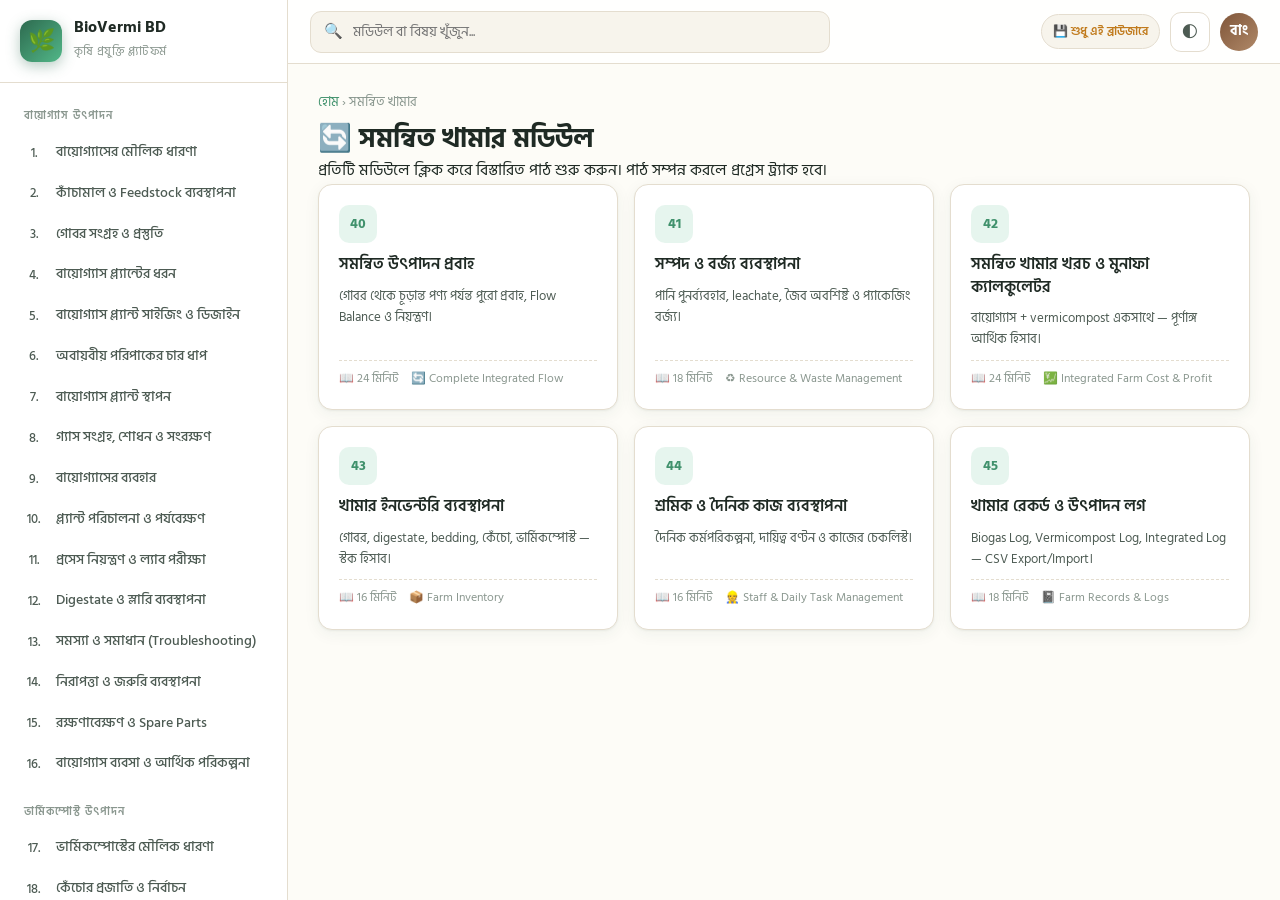
<file: integrated-farm.html>
<!DOCTYPE html>
<html lang="bn">
<head>
  <meta charset="UTF-8">
  <meta name="viewport" content="width=device-width, initial-scale=1.0">
  <title>সমন্বিত খামার — BioVermi Bangladesh</title>
  <meta name="description" content="গোবর থেকে বায়োগ্যাস, Digestate ম্যানেজমেন্ট এবং ভার্মিকম্পোস্ট উৎপাদনের সম্পূর্ণ সমন্বিত মডেল ও ব্যবস্থাপনা।">
  
  <!-- ফন্ট -->
  <link rel="preconnect" href="https://fonts.googleapis.com">
  <link rel="preconnect" href="https://fonts.gstatic.com" crossorigin>
  <link href="https://fonts.googleapis.com/css2?family=Hind+Siliguri:wght@300;400;500;600;700&family=Inter:wght@400;500;600&display=swap" rel="stylesheet">
  
  <!-- মেইন CSS -->
  <link rel="stylesheet" href="style.css">
</head>
<body data-page="integrated"> <!-- script.js এই এট্রিবিউট দেখে বুঝবে এটি সমন্বিত খামার পেজ -->

<div class="app">
  
  <!-- ================= সাইডবার ================= -->
  <aside class="sidebar" id="sidebar">
    <div class="sidebar-brand">
      <div class="brand-mark">🌿</div>
      <div class="brand-text">
        <b>BioVermi BD</b>
        <span>কৃষি প্রযুক্তি প্ল্যাটফর্ম</span>
      </div>
    </div>
    <!-- সাইডবারের মেনু script.js থেকে ডাইনামিকালি লোড হবে -->
    <div class="sidebar-scroll" id="sidebar-nav">
      <!-- JS Placeholder -->
    </div>
  </aside>

  <!-- ================= মূল কন্টেন্ট ================= -->
  <div class="main">
    
    <!-- টপবার -->
    <header class="topbar">
      <button class="icon-btn hamburger" onclick="toggleSidebar()" aria-label="মেনু">☰</button>
      
      <div class="search-wrap">
        <span class="s-ico">🔍</span>
        <input type="text" id="globalSearch" placeholder="মডিউল বা বিষয় খুঁজুন..." autocomplete="off">
        <div class="search-results" id="searchResults"></div>
      </div>

      <div class="topbar-right">
        <button class="icon-btn" onclick="toggleTheme()" title="ডার্ক/লাইট মোড" aria-label="থিম পরিবর্তন">🌓</button>
        <div class="avatar" title="ব্যবহারকারী">বাং</div>
      </div>
    </header>

    <!-- ডাইনামিক কন্টেন্ট এরিয়া -->
    <main class="content" id="page-content">
      <!-- 
        script.js এই জায়গায় ডেটা লোড করবে। 
        URL-এ ?module=i40 থাকলে মডিউল ৪০ এর বিস্তারিত আসবে। 
        শুধু integrated-farm.html থাকলে ৪০-৪৫ নম্বর মডিউলের তালিকা আসবে। 
      -->
      <div style="text-align: center; padding: 50px; color: var(--muted);">
        <p>লোড হচ্ছে...</p>
      </div>
    </main>
    
  </div>
</div>

<!-- গ্লোবাল জাভাস্ক্রিপ্ট ফাইল সমূহ -->
<script src="data.js"></script>
<script src="content-extra.js"></script>
<script src="script.js"></script>
<script src="farm.js"></script>

</body>
</html>
</file>
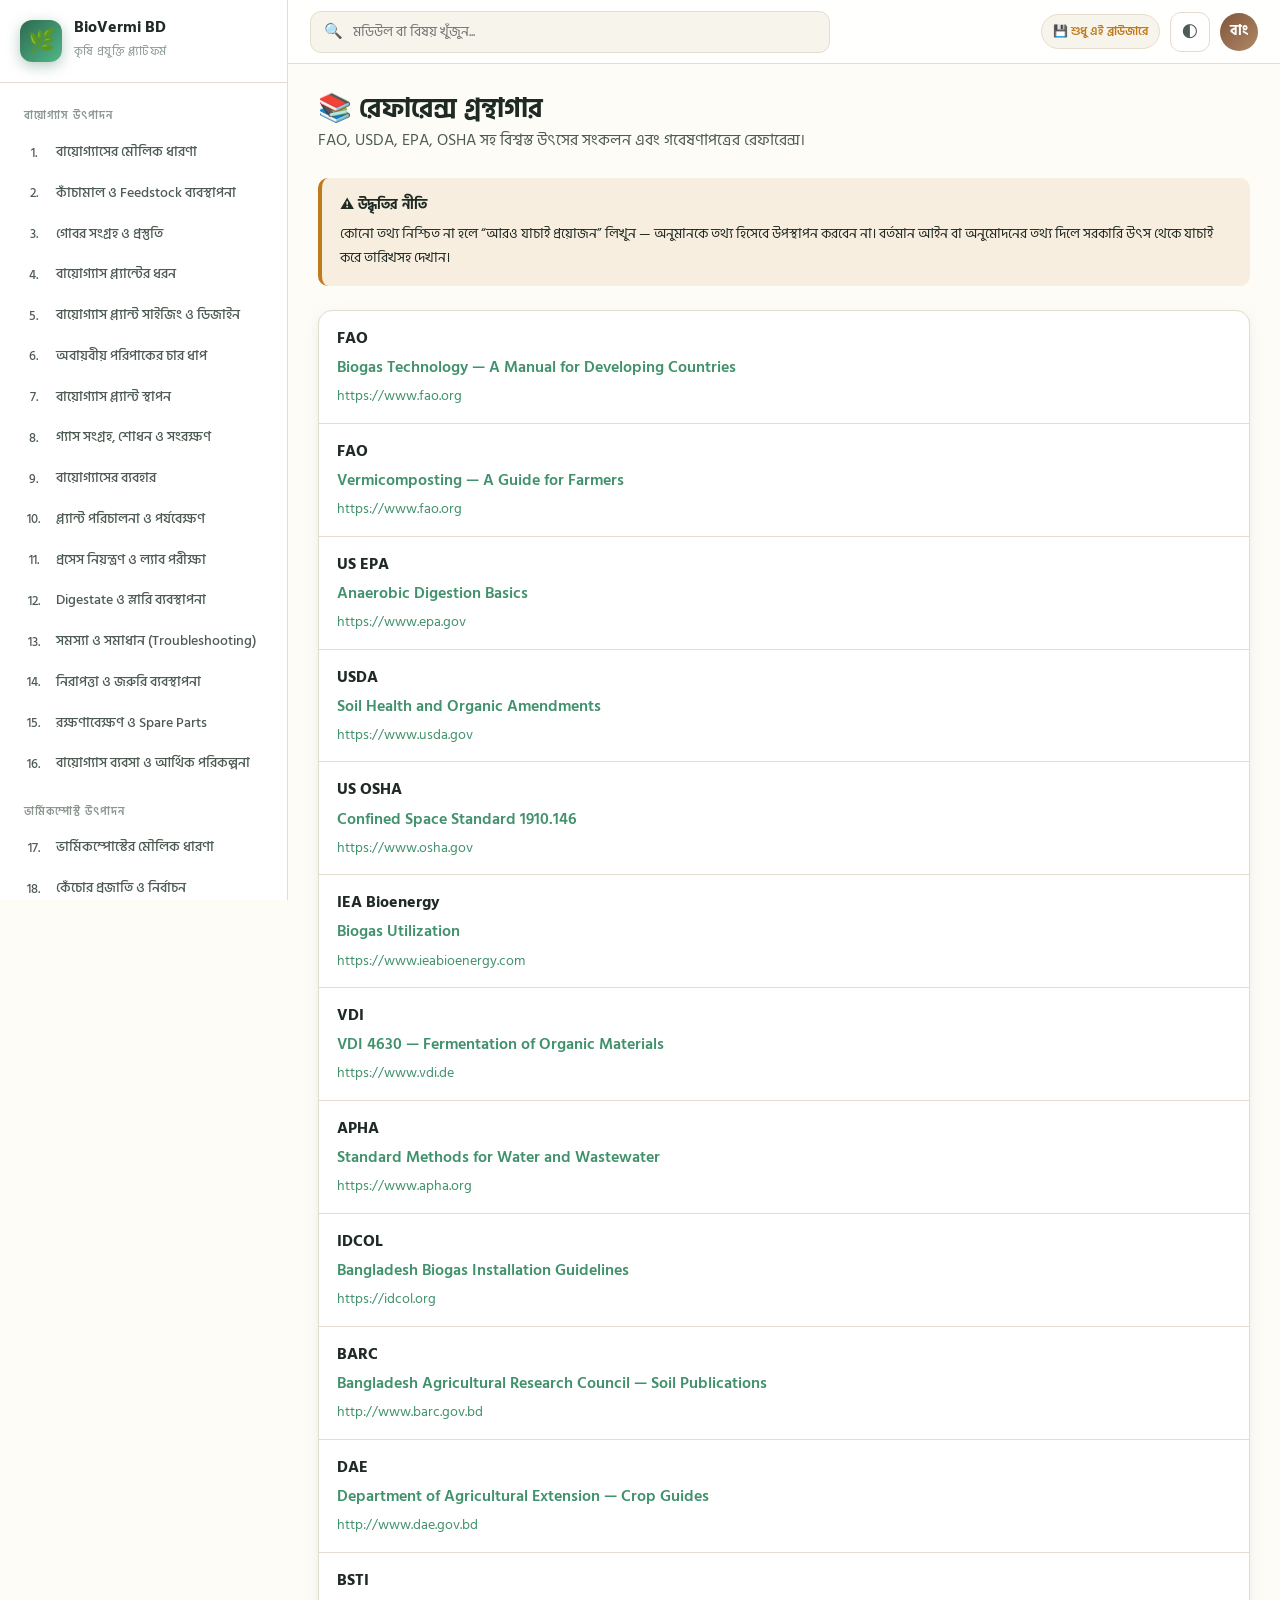
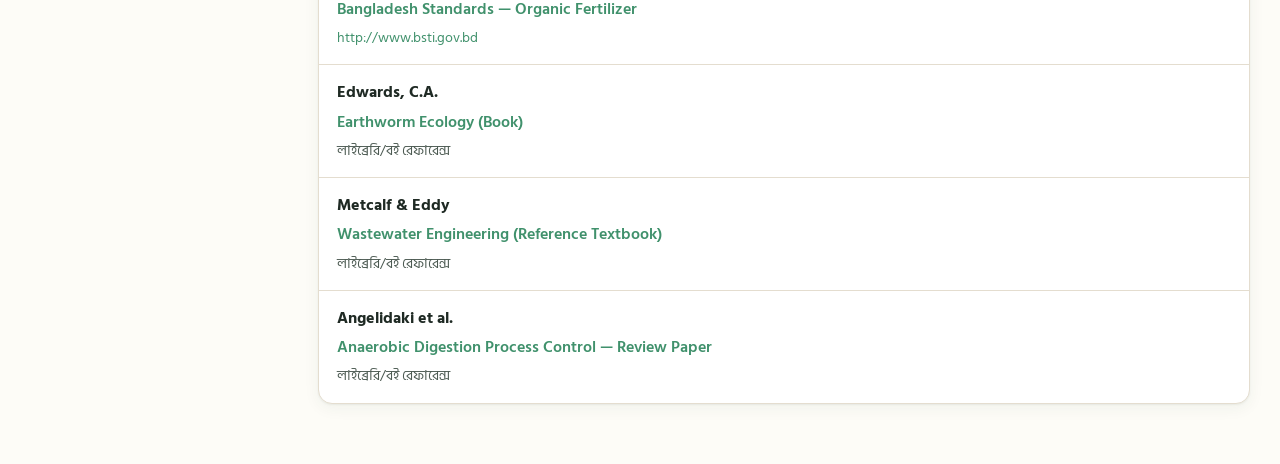
<file: references.html>
<!DOCTYPE html>
<html lang="bn">
<head>
  <meta charset="UTF-8">
  <meta name="viewport" content="width=device-width, initial-scale=1.0">
  <title>রেফারেন্স গ্রন্থাগার — BioVermi Bangladesh</title>
  <meta name="description" content="বায়োগ্যাস এবং ভার্মিকম্পোস্ট প্রযুক্তির বিশ্বস্ত রেফারেন্স, গবেষণাপত্র ও সরকারি নির্দেশিকার সংগ্রহ।">
  
  <!-- ফন্ট -->
  <link rel="preconnect" href="https://fonts.googleapis.com">
  <link rel="preconnect" href="https://fonts.gstatic.com" crossorigin>
  <link href="https://fonts.googleapis.com/css2?family=Hind+Siliguri:wght@300;400;500;600;700&family=Inter:wght@400;500;600&display=swap" rel="stylesheet">
  
  <!-- মেইন CSS -->
  <link rel="stylesheet" href="style.css">
</head>
<body data-page="references"> <!-- script.js এই পেজে রেফারেন্স লোড করবে -->

<div class="app">
  
  <!-- ================= সাইডবার ================= -->
  <aside class="sidebar" id="sidebar">
    <div class="sidebar-brand">
      <div class="brand-mark">🌿</div>
      <div class="brand-text">
        <b>BioVermi BD</b>
        <span>কৃষি প্রযুক্তি প্ল্যাটফর্ম</span>
      </div>
    </div>
    <div class="sidebar-scroll" id="sidebar-nav">
      <!-- JS Placeholder -->
    </div>
  </aside>

  <!-- ================= মূল কন্টেন্ট ================= -->
  <div class="main">
    
    <!-- টপবার -->
    <header class="topbar">
      <button class="icon-btn hamburger" onclick="toggleSidebar()" aria-label="মেনু">☰</button>
      
      <div class="search-wrap">
        <span class="s-ico">🔍</span>
        <input type="text" id="globalSearch" placeholder="মডিউল বা বিষয় খুঁজুন..." autocomplete="off">
        <div class="search-results" id="searchResults"></div>
      </div>

      <div class="topbar-right">
        <button class="icon-btn" onclick="toggleTheme()" title="ডার্ক/লাইট মোড" aria-label="থিম পরিবর্তন">🌓</button>
        <div class="avatar" title="ব্যবহারকারী">বাং</div>
      </div>
    </header>

    <!-- রেফারেন্স এরিয়া -->
    <main class="content">
      
      <div class="page-head" style="margin-bottom: 24px;">
        <h1>📚 রেফারেন্স গ্রন্থাগার</h1>
        <p style="color: var(--text-2);">FAO, USDA, EPA, OSHA সহ বিশ্বস্ত উৎসের সংকলন এবং গবেষণাপত্রের রেফারেন্স।</p>
      </div>

      <!-- সতর্কতা / নীতি (প্রজেক্ট ফাইলের নির্দেশনা অনুযায়ী) -->
      <div class="callout warn" style="margin-bottom: 24px;">
        <b>⚠️ উদ্ধৃতির নীতি</b>
        কোনো তথ্য নিশ্চিত না হলে “আরও যাচাই প্রয়োজন” লিখুন — অনুমানকে তথ্য হিসেবে উপস্থাপন করবেন না। বর্তমান আইন বা অনুমোদনের তথ্য দিলে সরকারি উৎস থেকে যাচাই করে তারিখসহ দেখান।
      </div>

      <!-- রেফারেন্সের তালিকা (script.js এটি পূরণ করবে) -->
      <div class="card" id="refs-list" style="overflow: hidden;">
        <!-- JS থেকে ডাইনামিক রেফারেন্স আসবে -->
        <div style="padding: 30px; text-align: center; color: var(--muted);">লোড হচ্ছে...</div>
      </div>

    </main>
  </div>
</div>

<!-- গ্লোবাল জাভাস্ক্রিপ্ট ফাইল সমূহ -->
<script src="data.js"></script>
<script src="content-extra.js"></script>
<script src="script.js"></script>
<script src="farm.js"></script>

</body>
</html>
</file>
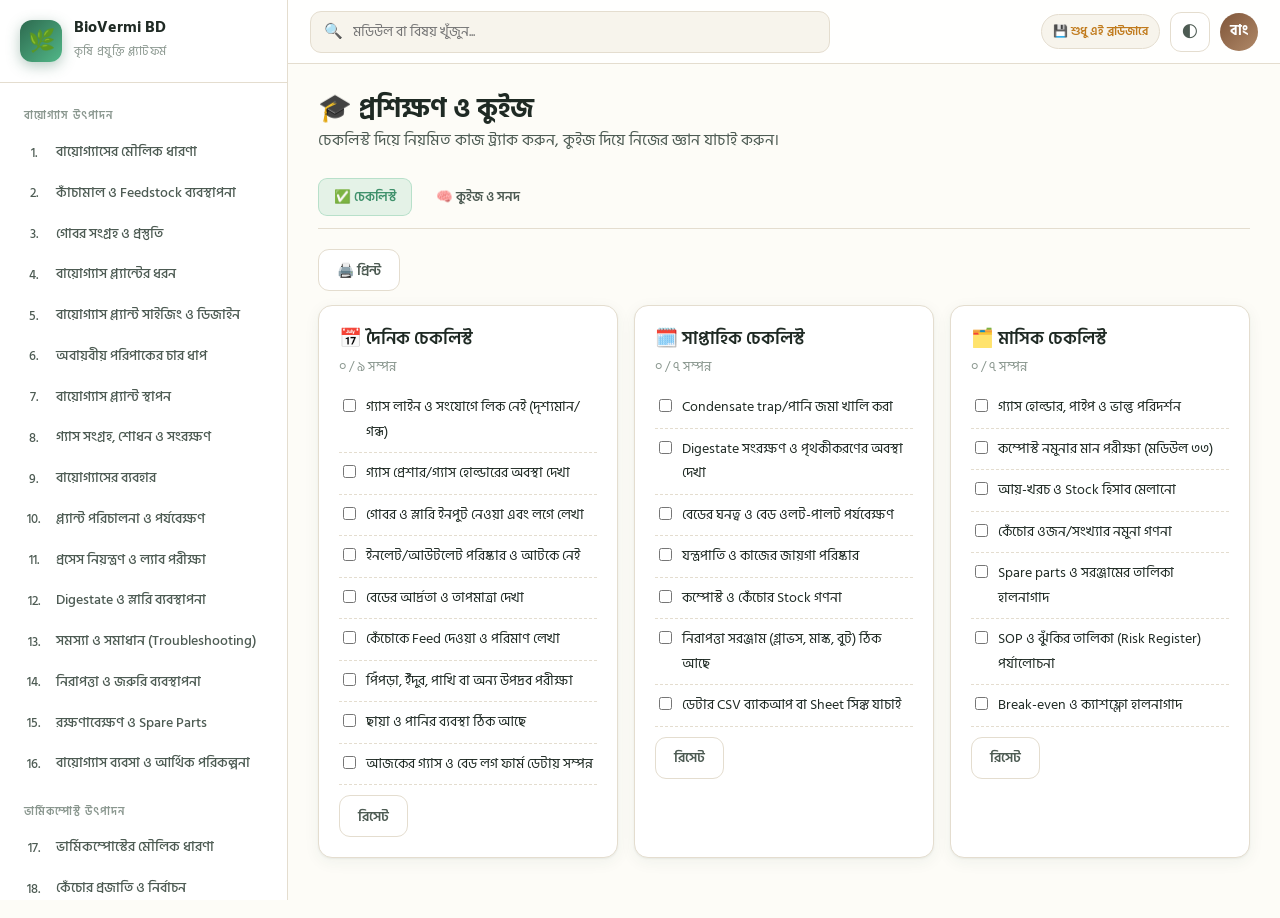
<file: training.html>
<!DOCTYPE html>
<html lang="bn">
<head>
  <meta charset="UTF-8">
  <meta name="viewport" content="width=device-width, initial-scale=1.0">
  <title>প্রশিক্ষণ ও কুইজ — BioVermi Bangladesh</title>
  <meta name="description" content="প্রিন্টযোগ্য দৈনিক/সাপ্তাহিক/মাসিক চেকলিস্ট, বিভাগভিত্তিক কুইজ ও স্ব-মূল্যায়ন সনদ।">
  
  <!-- ফন্ট -->
  <link rel="preconnect" href="https://fonts.googleapis.com">
  <link rel="preconnect" href="https://fonts.gstatic.com" crossorigin>
  <link href="https://fonts.googleapis.com/css2?family=Hind+Siliguri:wght@300;400;500;600;700&family=Inter:wght@400;500;600&display=swap" rel="stylesheet">
  
  <!-- মেইন CSS -->
  <link rel="stylesheet" href="style.css">
</head>
<body data-page="training"> <!-- script.js এই পেজে শব্দকোষ লোড করবে -->

<div class="app">
  
  <!-- ================= সাইডবার ================= -->
  <aside class="sidebar" id="sidebar">
    <div class="sidebar-brand">
      <div class="brand-mark">🌿</div>
      <div class="brand-text">
        <b>BioVermi BD</b>
        <span>কৃষি প্রযুক্তি প্ল্যাটফর্ম</span>
      </div>
    </div>
    <div class="sidebar-scroll" id="sidebar-nav">
      <!-- JS Placeholder -->
    </div>
  </aside>

  <!-- ================= মূল কন্টেন্ট ================= -->
  <div class="main">
    
    <!-- টপবার -->
    <header class="topbar">
      <button class="icon-btn hamburger" onclick="toggleSidebar()" aria-label="মেনু">☰</button>
      
      <div class="search-wrap">
        <span class="s-ico">🔍</span>
        <input type="text" id="globalSearch" placeholder="মডিউল বা বিষয় খুঁজুন..." autocomplete="off">
        <div class="search-results" id="searchResults"></div>
      </div>

      <div class="topbar-right">
        <button class="icon-btn" onclick="toggleTheme()" title="ডার্ক/লাইট মোড" aria-label="থিম পরিবর্তন">🌓</button>
        <div class="avatar" title="ব্যবহারকারী">বাং</div>
      </div>
    </header>

    <!-- শব্দকোষ এরিয়া -->
    <main class="content">
      <div class="page-head" style="margin-bottom: 24px;">
        <h1>🎓 প্রশিক্ষণ ও কুইজ</h1>
        <p style="color: var(--text-2);">চেকলিস্ট দিয়ে নিয়মিত কাজ ট্র্যাক করুন, কুইজ দিয়ে নিজের জ্ঞান যাচাই করুন।</p>
      </div>
      <div id="train-root"></div>
    </main>
  </div>
</div>

<!-- JS -->
<script src="data.js"></script>
<script src="content-extra.js"></script>
<script src="script.js"></script>
<script src="farm.js"></script>
<script src="training.js"></script>

</body>
</html>
</file>
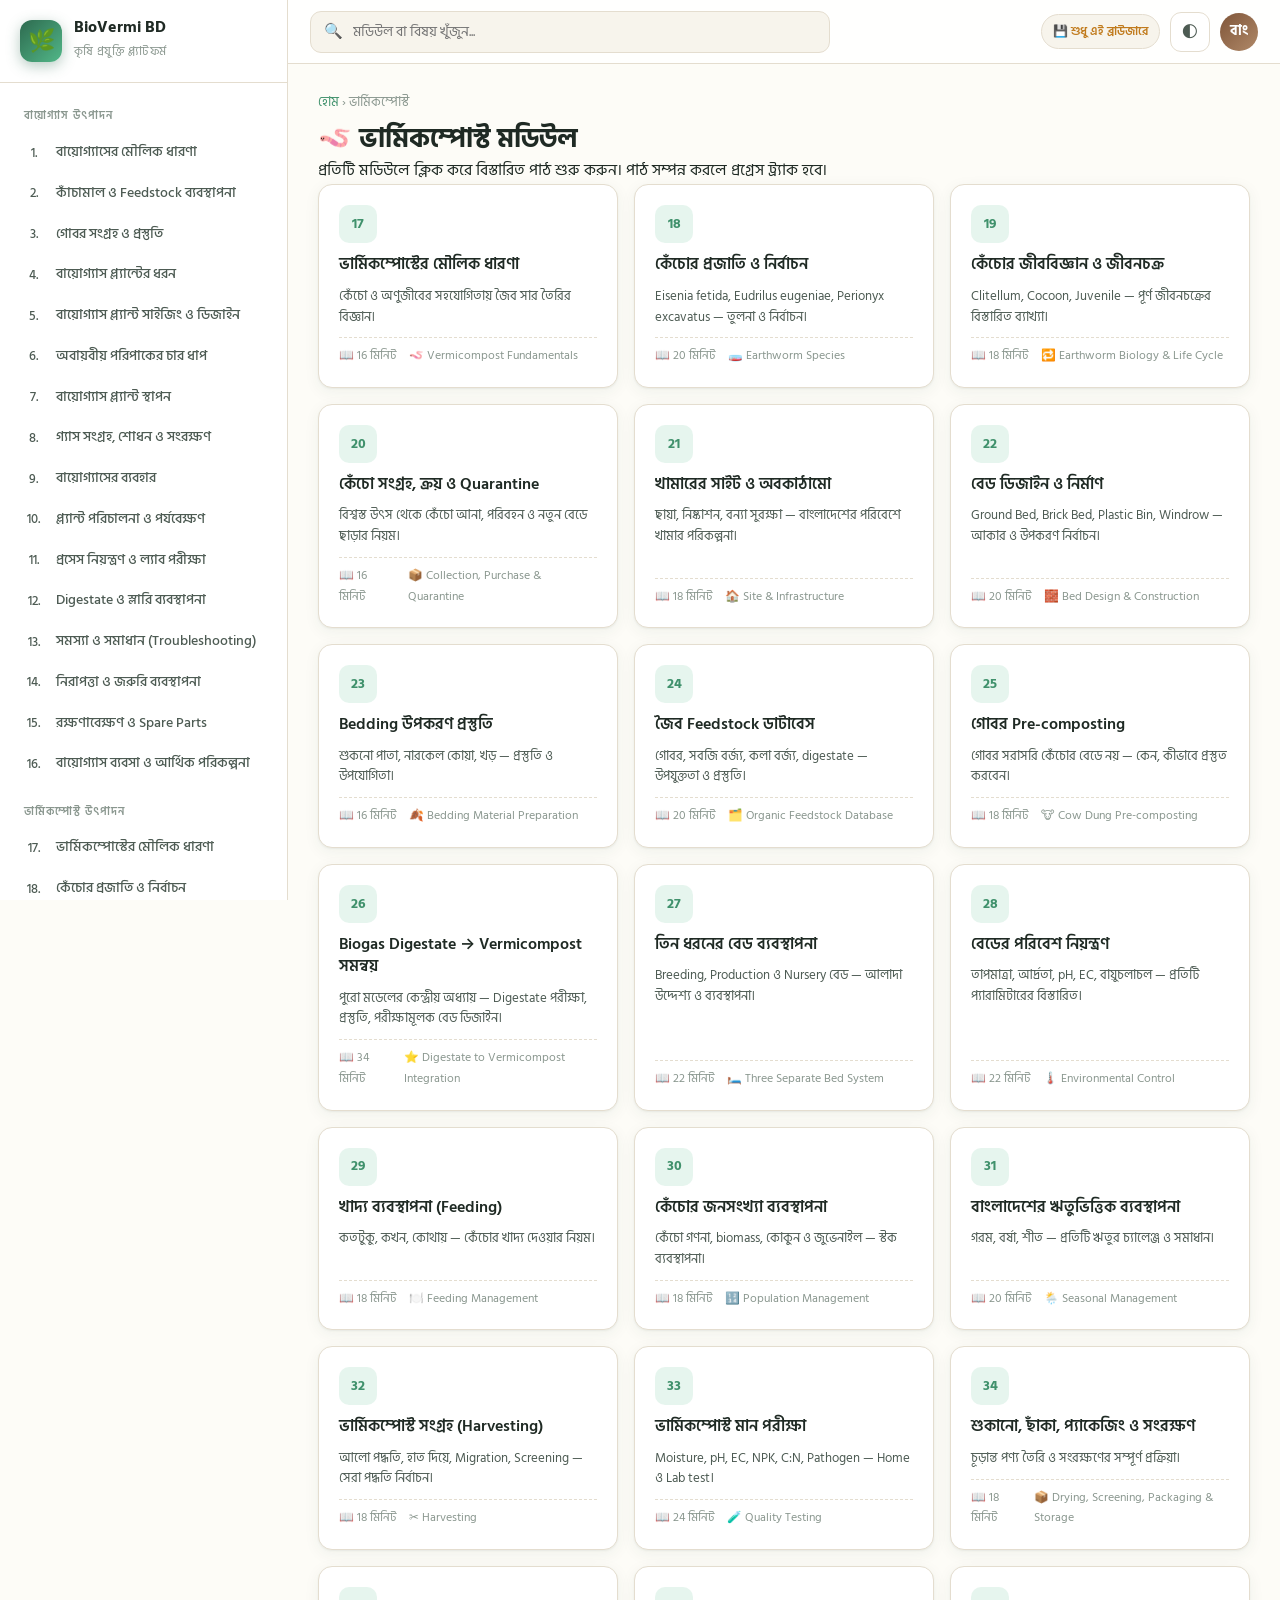
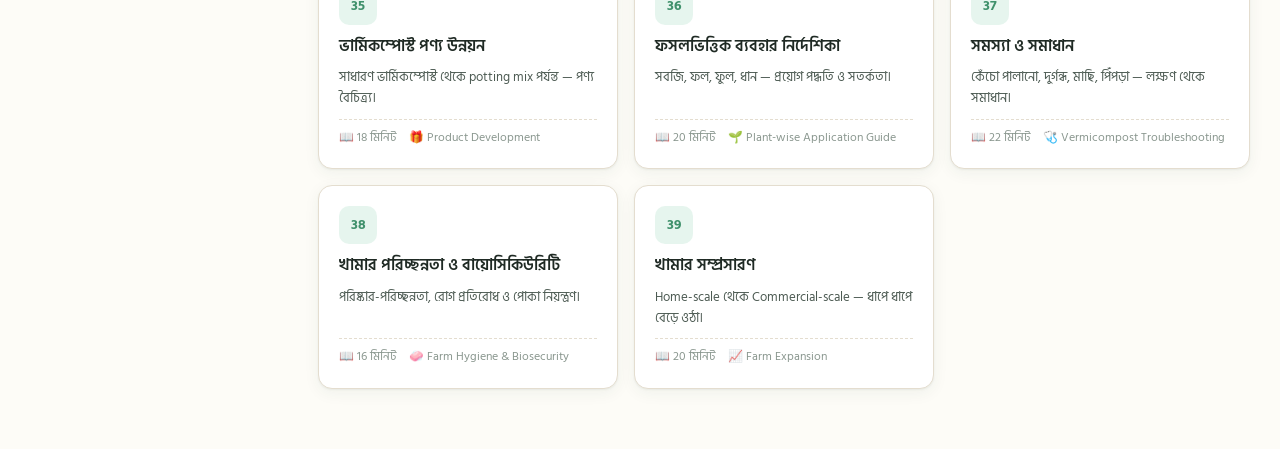
<file: vermicompost.html>
<!DOCTYPE html>
<html lang="bn">
<head>
  <meta charset="UTF-8">
  <meta name="viewport" content="width=device-width, initial-scale=1.0">
  <title>ভার্মিকম্পোস্ট মডিউল — BioVermi Bangladesh</title>
  <meta name="description" content="কেঁচো পালন, ভার্মিকম্পোস্ট উৎপাদন, বেড ডিজাইন এবং বাণিজ্যিক ব্যবস্থাপনার সম্পূর্ণ বাংলা গাইড।">
  
  <!-- ফন্ট -->
  <link rel="preconnect" href="https://fonts.googleapis.com">
  <link rel="preconnect" href="https://fonts.gstatic.com" crossorigin>
  <link href="https://fonts.googleapis.com/css2?family=Hind+Siliguri:wght@300;400;500;600;700&family=Inter:wght@400;500;600&display=swap" rel="stylesheet">
  
  <!-- মেইন CSS -->
  <link rel="stylesheet" href="style.css">
</head>
<body data-page="vermicompost"> <!-- script.js এই এট্রিবিউট দেখে বুঝবে এটি ভার্মিকম্পোস্ট পেজ -->

<div class="app">
  
  <!-- ================= সাইডবার ================= -->
  <aside class="sidebar" id="sidebar">
    <div class="sidebar-brand">
      <div class="brand-mark">🌿</div>
      <div class="brand-text">
        <b>BioVermi BD</b>
        <span>কৃষি প্রযুক্তি প্ল্যাটফর্ম</span>
      </div>
    </div>
    <!-- সাইডবারের মেনু script.js থেকে ডাইনামিকালি লোড হবে -->
    <div class="sidebar-scroll" id="sidebar-nav">
      <!-- JS Placeholder -->
    </div>
  </aside>

  <!-- ================= মূল কন্টেন্ট ================= -->
  <div class="main">
    
    <!-- টপবার -->
    <header class="topbar">
      <button class="icon-btn hamburger" onclick="toggleSidebar()" aria-label="মেনু">☰</button>
      
      <div class="search-wrap">
        <span class="s-ico">🔍</span>
        <input type="text" id="globalSearch" placeholder="মডিউল বা বিষয় খুঁজুন..." autocomplete="off">
        <div class="search-results" id="searchResults"></div>
      </div>

      <div class="topbar-right">
        <button class="icon-btn" onclick="toggleTheme()" title="ডার্ক/লাইট মোড" aria-label="থিম পরিবর্তন">🌓</button>
        <div class="avatar" title="ব্যবহারকারী">বাং</div>
      </div>
    </header>

    <!-- ডাইনামিক কন্টেন্ট এরিয়া -->
    <main class="content" id="page-content">
      <!-- 
        script.js এই জায়গায় ডেটা লোড করবে। 
        URL-এ ?module=v17 থাকলে মডিউল ১৭ এর বিস্তারিত আসবে। 
        শুধু vermicompost.html থাকলে সব ভার্মিকম্পোস্ট মডিউলের তালিকা আসবে। 
      -->
      <div style="text-align: center; padding: 50px; color: var(--muted);">
        <p>লোড হচ্ছে...</p>
      </div>
    </main>
    
  </div>
</div>

<!-- গ্লোবাল জাভাস্ক্রিপ্ট ফাইল সমূহ -->
<script src="data.js"></script>
<script src="content-extra.js"></script>
<script src="script.js"></script>
<script src="farm.js"></script>

</body>
</html>
</file>
<file: style.css>
/* ============================================================
   BioVermi Bangladesh — Premium Design System (CSS)
   ============================================================ */
@import url('https://fonts.googleapis.com/css2?family=Hind+Siliguri:wght@300;400;500;600;700&family=Inter:wght@300;400;500;600;700&display=swap');

:root {
  --forest: #1b4332; 
  --leaf: #2d6a4f; 
  --leaf-2: #40916c; 
  --leaf-3: #52b788;
  --earth: #7f5539; 
  --earth-2: #9c6644; 
  --gold: #b08968;
  --warm-white: #fdfcf7; 
  --beige: #f2ede3;
  --surface: #ffffff; 
  --surface-2: #f7f4ec;
  --border: #e4ddcf; 
  --border-2: #d9d1bf;
  --text: #1f2a24; 
  --text-2: #4d5b53; 
  --muted: #8a978f;
  --danger: #b23a48; 
  --warn: #c07a1c; 
  --ok: #2d6a4f; 
  --info: #2c6e91;
  --shadow: 0 1px 2px rgba(27,67,50,.06), 0 4px 16px rgba(27,67,50,.06);
  --shadow-lg: 0 10px 40px rgba(27,67,50,.14);
  --radius: 14px; 
  --radius-sm: 10px; 
  --radius-lg: 22px;
  --sidebar-w: 288px; 
  --topbar-h: 64px;
}

/* ডার্ক মোড কালার প্যালেট */
[data-theme="dark"] {
  --forest: #0f2e22; 
  --leaf: #52b788; 
  --leaf-2: #74c69d; 
  --leaf-3: #95d5b2;
  --earth: #a07a52; 
  --earth-2: #b08968; 
  --gold: #d4a373;
  --warm-white: #0b120e; 
  --beige: #111a15;
  --surface: #141e18; 
  --surface-2: #18241d;
  --border: #243029; 
  --border-2: #2e3d34;
  --text: #e9efe9; 
  --text-2: #b3c2b8; 
  --muted: #7f8f85;
  --danger: #e07a86; 
  --warn: #e0a84a; 
  --ok: #74c69d; 
  --info: #6fb3d2;
  --shadow: 0 1px 2px rgba(0,0,0,.4), 0 4px 16px rgba(0,0,0,.35);
  --shadow-lg: 0 10px 40px rgba(0,0,0,.55);
}

/* বেসিক রিসেট */
* { box-sizing: border-box; margin: 0; padding: 0; }
html { scroll-behavior: smooth; }
body {
  font-family: 'Hind Siliguri', 'Inter', system-ui, sans-serif;
  background: var(--warm-white); 
  color: var(--text);
  line-height: 1.75; 
  font-size: 15.5px;
  transition: background .25s ease, color .25s ease;
}
h1, h2, h3, h4, h5 { line-height: 1.35; color: var(--text); }
h1 { font-size: 2rem; font-weight: 700; }
h2 { font-size: 1.45rem; font-weight: 700; }
h3 { font-size: 1.15rem; font-weight: 600; }
h4 { font-size: 1rem; font-weight: 600; }
a { color: var(--leaf-2); text-decoration: none; transition: color 0.2s; }
a:hover { color: var(--leaf); }
button { font-family: inherit; cursor: pointer; border: none; background: none; color: inherit; }

/* ============================================================
   লেআউট (Layout)
   ============================================================ */
.app { display: flex; min-height: 100vh; }
.sidebar {
  width: var(--sidebar-w); flex-shrink: 0; background: var(--surface);
  border-right: 1px solid var(--border); position: fixed; top: 0; left: 0; bottom: 0;
  display: flex; flex-direction: column; z-index: 60; transition: transform .28s ease;
}
.sidebar-brand {
  display: flex; align-items: center; gap: 12px; padding: 18px 20px;
  border-bottom: 1px solid var(--border);
}
.brand-mark {
  width: 42px; height: 42px; border-radius: 12px; flex-shrink: 0;
  background: linear-gradient(135deg, var(--leaf) 0%, var(--leaf-3) 100%);
  display: grid; place-items: center; color: #fff; font-size: 22px;
  box-shadow: 0 4px 14px rgba(45,106,79,.35);
}
.brand-text b { display: block; font-size: 1rem; line-height: 1.2; }
.brand-text span { font-size: 11.5px; color: var(--muted); letter-spacing: .3px; }
.sidebar-scroll { overflow-y: auto; flex: 1; padding: 12px 10px 20px; }
.sidebar-scroll::-webkit-scrollbar { width: 6px; }
.sidebar-scroll::-webkit-scrollbar-thumb { background: var(--border-2); border-radius: 4px; }

.nav-group { margin-bottom: 6px; }
.nav-group-title {
  font-size: 11px; text-transform: uppercase; letter-spacing: 1px;
  color: var(--muted); padding: 12px 14px 6px; font-weight: 600;
}
.nav-item {
  display: flex; align-items: center; gap: 11px; padding: 9px 13px; border-radius: 10px;
  color: var(--text-2); font-size: 14.2px; font-weight: 500; cursor: pointer;
  transition: .18s; user-select: none; text-decoration: none;
}
.nav-item:hover { background: var(--surface-2); color: var(--leaf-2); }
.nav-item.active {
  background: linear-gradient(90deg, rgba(82,183,136,.16), rgba(82,183,136,.04));
  color: var(--leaf-2); font-weight: 600;
}
.nav-item .ico { font-size: 17px; width: 22px; text-align: center; flex-shrink: 0; }

.main { flex: 1; margin-left: var(--sidebar-w); min-width: 0; display: flex; flex-direction: column; }

/* ============================================================
   টপবার (Topbar)
   ============================================================ */
.topbar {
  height: var(--topbar-h); position: sticky; top: 0; z-index: 40;
  background: color-mix(in srgb, var(--surface) 85%, transparent);
  backdrop-filter: blur(14px); border-bottom: 1px solid var(--border);
  display: flex; align-items: center; gap: 14px; padding: 0 22px;
}
.icon-btn {
  width: 40px; height: 40px; border-radius: 11px; border: 1px solid var(--border);
  background: var(--surface); color: var(--text-2); display: grid; place-items: center;
  cursor: pointer; font-size: 16px; transition: .18s;
}
.icon-btn:hover { background: var(--surface-2); color: var(--leaf-2); border-color: var(--leaf-3); }
.hamburger { display: none; }

.search-wrap { position: relative; flex: 1; max-width: 520px; }
.search-wrap input {
  width: 100%; height: 42px; border-radius: 11px; border: 1px solid var(--border);
  background: var(--surface-2); padding: 0 16px 0 42px; font-size: 14px; color: var(--text);
  font-family: inherit; outline: none; transition: .18s;
}
.search-wrap input:focus { border-color: var(--leaf-3); background: var(--surface); box-shadow: 0 0 0 4px rgba(82,183,136,.12); }
.search-wrap .s-ico { position: absolute; left: 14px; top: 50%; transform: translateY(-50%); color: var(--muted); font-size: 15px; }
.search-results {
  position: absolute; top: calc(100% + 8px); left: 0; right: 0; background: var(--surface);
  border: 1px solid var(--border); border-radius: var(--radius); box-shadow: var(--shadow-lg);
  max-height: 420px; overflow-y: auto; display: none; z-index: 80;
}
.search-results.show { display: block; }
.sr-item { padding: 11px 16px; border-bottom: 1px solid var(--border); cursor: pointer; display: flex; flex-direction: column; gap: 2px; color: var(--text); }
.sr-item:last-child { border-bottom: none; }
.sr-item:hover { background: var(--surface-2); }
.sr-item b { font-size: 14px; font-weight: 600; }
.sr-item span { font-size: 12.2px; color: var(--muted); }

.topbar-right { margin-left: auto; display: flex; align-items: center; gap: 10px; }
.avatar {
  width: 38px; height: 38px; border-radius: 50%; background: linear-gradient(135deg, var(--earth), var(--gold));
  display: grid; place-items: center; color: #fff; font-weight: 700; font-size: 14px;
}
.content { padding: 28px 30px 60px; max-width: 1240px; width: 100%; margin: 0 auto; }

/* ============================================================
   UI এলিমেন্টস (Cards & Buttons)
   ============================================================ */
.card { background: var(--surface); border: 1px solid var(--border); border-radius: var(--radius); box-shadow: var(--shadow); }
.card-pad { padding: 20px; }
.grid { display: grid; gap: 16px; }
.g4 { grid-template-columns: repeat(4, 1fr); }
.g3 { grid-template-columns: repeat(3, 1fr); }
.g2 { grid-template-columns: repeat(2, 1fr); }

.stat {
  padding: 18px 18px 16px; position: relative; overflow: hidden;
  border-radius: var(--radius); background: var(--surface); border: 1px solid var(--border);
  box-shadow: var(--shadow); transition: .2s;
}
.stat:hover { transform: translateY(-2px); box-shadow: var(--shadow-lg); border-color: var(--leaf-3); }
.stat .s-top { display: flex; align-items: center; gap: 10px; margin-bottom: 10px; }
.stat .s-ico { width: 36px; height: 36px; border-radius: 10px; display: grid; place-items: center; font-size: 17px; background: rgba(82,183,136,.14); color: var(--leaf-2); }
.stat.info .s-ico { background: rgba(44,110,145,.15); color: var(--info); }
.stat.earth .s-ico { background: rgba(176,137,104,.18); color: var(--earth-2); }
.stat.warn .s-ico { background: rgba(192,122,28,.15); color: var(--warn); }
.stat .s-label { font-size: 12.6px; color: var(--muted); font-weight: 500; }
.stat .s-value { font-size: 1.55rem; font-weight: 700; line-height: 1.2; letter-spacing: -.3px; }
.stat .s-sub { font-size: 12px; color: var(--muted); margin-top: 3px; }
.stat .s-tag { position: absolute; top: 14px; right: 14px; font-size: 10px; letter-spacing: .5px; padding: 2px 8px; border-radius: 20px; background: var(--surface-2); color: var(--muted); text-transform: uppercase; font-weight: 600; }

.btn {
  display: inline-flex; align-items: center; justify-content: center; gap: 8px;
  height: 42px; padding: 0 18px; border-radius: 11px; border: 1px solid transparent;
  font-family: inherit; font-size: 14px; font-weight: 600; cursor: pointer; transition: .18s; text-decoration: none; white-space: nowrap;
}
.btn-primary { background: linear-gradient(135deg, var(--leaf), var(--leaf-3)); color: #fff; box-shadow: 0 4px 14px rgba(45,106,79,.28); }
.btn-primary:hover { filter: brightness(1.06); color: #fff; transform: translateY(-1px); }
.btn-ghost { background: var(--surface); border-color: var(--border); color: var(--text-2); }
.btn-ghost:hover { background: var(--surface-2); color: var(--leaf-2); border-color: var(--leaf-3); }

/* ============================================================
   হিরো সেকশন (Hero)
   ============================================================ */
.hero {
  position: relative; overflow: hidden; border-radius: var(--radius-lg); padding: 44px 40px; margin-bottom: 28px;
  background: radial-gradient(120% 120% at 100% 0%, rgba(82,183,136,.20), transparent 55%),
              radial-gradient(120% 120% at 0% 100%, rgba(176,137,104,.16), transparent 55%),
              linear-gradient(135deg, #1b4332 0%, #2d6a4f 55%, #40916c 100%);
  color: #fff; box-shadow: var(--shadow-lg);
}
.hero .eyebrow { display: inline-flex; align-items: center; gap: 8px; font-size: 12px; letter-spacing: 1.4px; text-transform: uppercase; background: rgba(255,255,255,.14); padding: 5px 14px; border-radius: 20px; margin-bottom: 16px; font-weight: 600; }
.hero h1 { color: #fff; font-size: 2.2rem; max-width: 720px; line-height: 1.28; margin-bottom: 12px; }
.hero p { color: rgba(255,255,255,.86); max-width: 640px; margin-bottom: 22px; }
.hero-actions { display: flex; gap: 12px; flex-wrap: wrap; }
.hero .btn-primary { background: #fff; color: var(--forest); box-shadow: 0 6px 20px rgba(0,0,0,.2); }
.hero .btn-primary:hover { background: #f4f9f5; }
.hero .btn-ghost { background: rgba(255,255,255,.12); border-color: rgba(255,255,255,.3); color: #fff; }
.hero .btn-ghost:hover { background: rgba(255,255,255,.2); color: #fff; }

/* ============================================================
   মডিউল কার্ড (Module Cards)
   ============================================================ */
.mod-grid { display: grid; grid-template-columns: repeat(auto-fill, minmax(280px, 1fr)); gap: 16px; }
.mod-card {
  padding: 20px; border-radius: var(--radius); background: var(--surface); text-decoration: none; color: inherit;
  border: 1px solid var(--border); box-shadow: var(--shadow); cursor: pointer; transition: .2s; display: flex; flex-direction: column; gap: 10px; position: relative;
}
.mod-card:hover { transform: translateY(-3px); box-shadow: var(--shadow-lg); border-color: var(--leaf-3); }
.mod-card .num { width: 38px; height: 38px; border-radius: 10px; background: rgba(82,183,136,.14); color: var(--leaf-2); display: grid; place-items: center; font-weight: 700; font-size: 14px; }
.mod-card h4 { font-size: 1rem; line-height: 1.4; margin: 0; }
.mod-card p { font-size: 13px; color: var(--text-2); line-height: 1.6; margin: 0; }
.mod-card .meta { margin-top: auto; display: flex; gap: 12px; font-size: 11.8px; color: var(--muted); padding-top: 8px; border-top: 1px dashed var(--border); }

/* ============================================================
   লেসন ও কন্টেন্ট ভিউ (Lesson View)
   ============================================================ */
.lesson-layout { display: grid; grid-template-columns: 1fr 260px; gap: 28px; align-items: start; }
.lesson-toc { position: sticky; top: calc(var(--topbar-h) + 20px); background: var(--surface); border: 1px solid var(--border); border-radius: var(--radius); padding: 16px; font-size: 13px; }
.lesson-toc b { display: block; font-size: 12px; text-transform: uppercase; letter-spacing: 1px; color: var(--muted); margin-bottom: 10px; }
.lesson-toc a { display: block; padding: 6px 8px; border-radius: 7px; color: var(--text-2); font-size: 12.8px; line-height: 1.4; border-left: 2px solid transparent; cursor: pointer; text-decoration: none; }
.lesson-toc a:hover { background: var(--surface-2); color: var(--leaf-2); }
.lesson-toc a.active { color: var(--leaf-2); border-left-color: var(--leaf-3); background: rgba(82,183,136,.08); font-weight: 600; }

.lesson-section { margin-bottom: 32px; scroll-margin-top: 90px; }
.lesson-section h2 { display: flex; align-items: center; gap: 10px; padding-bottom: 10px; margin-bottom: 14px; border-bottom: 2px solid var(--border); font-size: 1.3rem; }
.lesson-section h2::before { content: ''; width: 6px; height: 22px; border-radius: 3px; background: linear-gradient(180deg, var(--leaf-3), var(--leaf)); flex-shrink: 0; }
.lesson-section p { margin-bottom: 12px; color: var(--text-2); font-size: 15px; }
.lesson-section ul, .lesson-section ol { margin: 10px 0 16px 22px; color: var(--text-2); }
.lesson-section li { margin-bottom: 6px; font-size: 14.6px; }

.table-wrap { overflow-x: auto; margin: 16px 0; border: 1px solid var(--border); border-radius: var(--radius-sm); }
table { width: 100%; border-collapse: collapse; font-size: 13.6px; background: var(--surface); min-width: 520px; }
th, td { padding: 10px 13px; text-align: left; border-bottom: 1px solid var(--border); vertical-align: top; }
th { background: var(--surface-2); font-weight: 600; color: var(--text); font-size: 12.6px; text-transform: uppercase; letter-spacing: .4px; }
tr:last-child td { border-bottom: none; }
tbody tr:hover { background: rgba(82,183,136,.05); }

.callout { border-radius: var(--radius-sm); padding: 15px 18px; margin: 16px 0; border-left: 4px solid var(--info); background: rgba(44,110,145,.08); font-size: 14px; }
.callout.warn { border-color: var(--warn); background: rgba(192,122,28,.09); }
.callout.danger { border-color: var(--danger); background: rgba(178,58,72,.08); }
.callout b { display: block; margin-bottom: 4px; color: var(--text); }

/* ============================================================
   ক্যালকুলেটর ও ফর্ম (Forms & Calculators)
   ============================================================ */
.field { margin-bottom: 14px; }
.field label { display: block; font-size: 13px; font-weight: 600; margin-bottom: 6px; color: var(--text); }
.input, select.input {
  width: 100%; height: 44px; border-radius: 10px; border: 1px solid var(--border);
  background: var(--surface-2); padding: 0 14px; font-size: 14px; color: var(--text); font-family: inherit; outline: none; transition: .16s;
}
.input:focus { border-color: var(--leaf-3); background: var(--surface); box-shadow: 0 0 0 4px rgba(82,183,136,.13); }
.calc-grid { display: grid; grid-template-columns: 1fr 1fr; gap: 16px; }
.calc-result { background: linear-gradient(135deg, rgba(82,183,136,.12), rgba(45,106,79,.06)); border: 1px solid rgba(82,183,136,.3); border-radius: var(--radius); padding: 20px; margin-top: 16px; display: none; }
.calc-result h4 { margin-bottom: 12px; display: flex; align-items: center; gap: 8px; justify-content: space-between; }
.res-row { display: flex; justify-content: space-between; padding: 8px 0; border-bottom: 1px dashed var(--border); font-size: 14px; }
.res-row:last-child { border-bottom: none; }
.res-row span:first-child { color: var(--text-2); }
.res-row span:last-child { font-weight: 700; color: var(--leaf-2); }

.tabs { display: flex; gap: 6px; flex-wrap: wrap; margin-bottom: 18px; border-bottom: 1px solid var(--border); padding-bottom: 12px; }
.tab { padding: 7px 15px; border-radius: 9px; font-size: 13.4px; font-weight: 600; cursor: pointer; color: var(--text-2); border: 1px solid transparent; transition: .16s; background: transparent; font-family: inherit; }
.tab:hover { background: var(--surface-2); color: var(--leaf-2); }
.tab.active { background: rgba(82,183,136,.14); color: var(--leaf-2); border-color: rgba(82,183,136,.3); }

/* ============================================================
   ড্যাশবোর্ড (Dashboard)
   ============================================================ */
.chart-box { position: relative; height: 280px; width: 100%; }
.task { display: flex; align-items: center; gap: 11px; padding: 11px 4px; border-bottom: 1px solid var(--border); font-size: 14px; }
.task:last-child { border-bottom: none; }
.task input[type=checkbox] { width: 17px; height: 17px; accent-color: var(--leaf-2); cursor: pointer; flex-shrink: 0; }
.task.done span { text-decoration: line-through; color: var(--muted); }

/* ============================================================
   রেসপন্সিভ ডিজাইন (Responsive)
   ============================================================ */
@media(max-width: 1180px) {
  .g4 { grid-template-columns: repeat(2, 1fr); }
  .lesson-layout { grid-template-columns: 1fr; }
  .lesson-toc { display: none; }
}
@media(max-width: 900px) {
  .g3 { grid-template-columns: repeat(2, 1fr); }
  .hero { padding: 32px 24px; }
  .hero h1 { font-size: 1.7rem; }
}
@media(max-width: 760px) {
  :root { --sidebar-w: 270px; }
  .sidebar { transform: translateX(-100%); box-shadow: var(--shadow-lg); }
  .sidebar.open { transform: translateX(0); }
  .main { margin-left: 0; }
  .hamburger { display: grid; }
  .content { padding: 20px 16px 60px; }
  .g4, .g3, .g2, .calc-grid { grid-template-columns: 1fr; }
  .search-wrap { max-width: none; }
  .mod-grid { grid-template-columns: 1fr; }
  .hero h1 { font-size: 1.5rem; }
  .lesson-section h2 { font-size: 1.15rem; }
}

/* প্রিন্ট স্টাইল */
@media print {
  .sidebar, .topbar, .lesson-toc, .hero-actions, .btn { display: none !important; }
  .main { margin: 0; }
  .content { padding: 0; }
  .card, .lesson-section { box-shadow: none; border-color: #ccc; }
}


/* ============================================================
   Added: classes used by script.js but missing in the stylesheet
   ============================================================ */
.page-head h1 { font-size: 1.7rem; line-height: 1.3; }
.crumb { font-size: 12.5px; color: var(--muted); margin-bottom: 8px; }
.crumb a { color: var(--leaf-2); text-decoration: none; }
.lesson-main { min-width: 0; }
.lesson-meta { display: flex; gap: 16px; flex-wrap: wrap; font-size: 13px; color: var(--muted); margin: 10px 0 18px; }
.objectives { background: var(--surface-2); border: 1px solid var(--border); border-radius: var(--radius); padding: 16px 20px; margin-bottom: 22px; }
.objectives h3 { font-size: 1rem; margin-bottom: 8px; }
.objectives ul, .refs { padding-left: 20px; }
.lesson-nav { display: flex; justify-content: space-between; gap: 12px; margin-top: 28px; flex-wrap: wrap; }
.lesson-nav .lbl { font-size: 11.5px; color: var(--muted); }
.lesson-nav .ttl { font-size: 13.5px; font-weight: 600; }
.nav-sub { display: block; }
.progress { height: 6px; border-radius: 6px; background: var(--border); overflow: hidden; }
.progress > div { height: 100%; background: var(--leaf-2); }
.gloss-item { padding: 14px 18px; border-bottom: 1px solid var(--border); }
.gloss-item:last-child { border-bottom: none; }
.gloss-item .bn { color: var(--leaf-2); font-weight: 600; margin-top: 2px; }
.gloss-item p { font-size: 13.5px; color: var(--text-2); margin-top: 4px; word-break: break-word; }
.empty { text-align: center; padding: 40px 20px; color: var(--muted); }
.empty .em { font-size: 34px; margin-bottom: 8px; }
.res-badge { font-size: 10.5px; font-weight: 600; padding: 2px 8px; border-radius: 20px; background: rgba(192,122,28,.15); color: var(--warn); }
.steps { margin-top: 12px; padding: 12px 14px; border-radius: 10px; background: var(--surface-2); font-size: 12.8px; color: var(--text-2); line-height: 1.8; }
.steps code { background: var(--surface); padding: 1px 6px; border-radius: 6px; font-weight: 600; }
.input.invalid { border-color: var(--danger); }
.field-err { display: none; color: var(--danger); font-size: 12px; margin-top: 4px; }
.field-err.show { display: block; }
.tabs { display: flex; gap: 8px; }
.tab { cursor: pointer; }
.toast-wrap { position: fixed; right: 18px; bottom: 18px; z-index: 999; display: flex; flex-direction: column; gap: 8px; }
.toast { background: #2d6a4f; color: #fff; padding: 11px 16px; border-radius: 10px; font-size: 13.5px; box-shadow: var(--shadow-lg); }
.toast.warn { background: var(--warn); }
.toast.error { background: var(--danger); }
@media (max-width: 640px) { .calc-grid { grid-template-columns: 1fr; } }


/* ============================================================
   Added: ফার্ম ডেটা, প্রশিক্ষণ, sync pill, print
   ============================================================ */
.sync-pill { font-size: 12px; font-weight: 600; padding: 6px 11px; border-radius: 20px; text-decoration: none; background: var(--surface-2); color: var(--text-2); border: 1px solid var(--border); white-space: nowrap; }
.sync-pill.ok { color: var(--ok); }
.sync-pill.warn { color: var(--warn); }
.sync-pill.err { color: var(--danger); }
.callout.warn { border-left-color: var(--warn); background: rgba(192,122,28,.10); }
.callout.danger { border-left-color: var(--danger); background: rgba(200,60,60,.08); }
.farm-task { display: flex; gap: 10px; align-items: flex-start; padding: 8px 4px; border-bottom: 1px dashed var(--border); font-size: 14px; cursor: pointer; }
.farm-task input { margin-top: 4px; accent-color: var(--leaf-2); }
.farm-task.done span { text-decoration: line-through; color: var(--muted); }
.farm-task-sum { font-size: 12.5px; color: var(--muted); margin: 6px 0 8px; }
.quiz-opt { display: flex; gap: 10px; align-items: center; padding: 9px 12px; margin-bottom: 8px; border: 1px solid var(--border); border-radius: 10px; cursor: pointer; font-size: 14px; }
.quiz-opt.sel { border-color: var(--leaf-2); background: rgba(82,183,136,.10); }
.quiz-opt.right { border-color: var(--ok); background: rgba(46,160,90,.15); }
.quiz-opt.wrong { border-color: var(--danger); background: rgba(200,60,60,.12); }
.cert { border: 3px double #b08968; border-radius: 14px; padding: 12px; background: #fffdf7; color: #1f2a24; max-width: 720px; margin: 20px auto 0; }
.cert-in { border: 1px solid #d9d1bf; border-radius: 10px; padding: 32px 24px; text-align: center; }
.cert-name { font-size: 1.9rem; font-weight: 700; margin: 12px 0 14px; color: #2d6a4f; }
@media print {
  .sidebar, .topbar, .no-print, .hamburger, .toast-wrap { display: none !important; }
  .main { margin: 0 !important; }
  .card { box-shadow: none; break-inside: avoid; }
  body.print-cert .content > *:not(#train-root), body.print-cert #train-root > *:not(#cert-area) { display: none !important; }
  body.print-cert #train-root .card, body.print-cert #quiz-box { display: none !important; }
}
</file>
